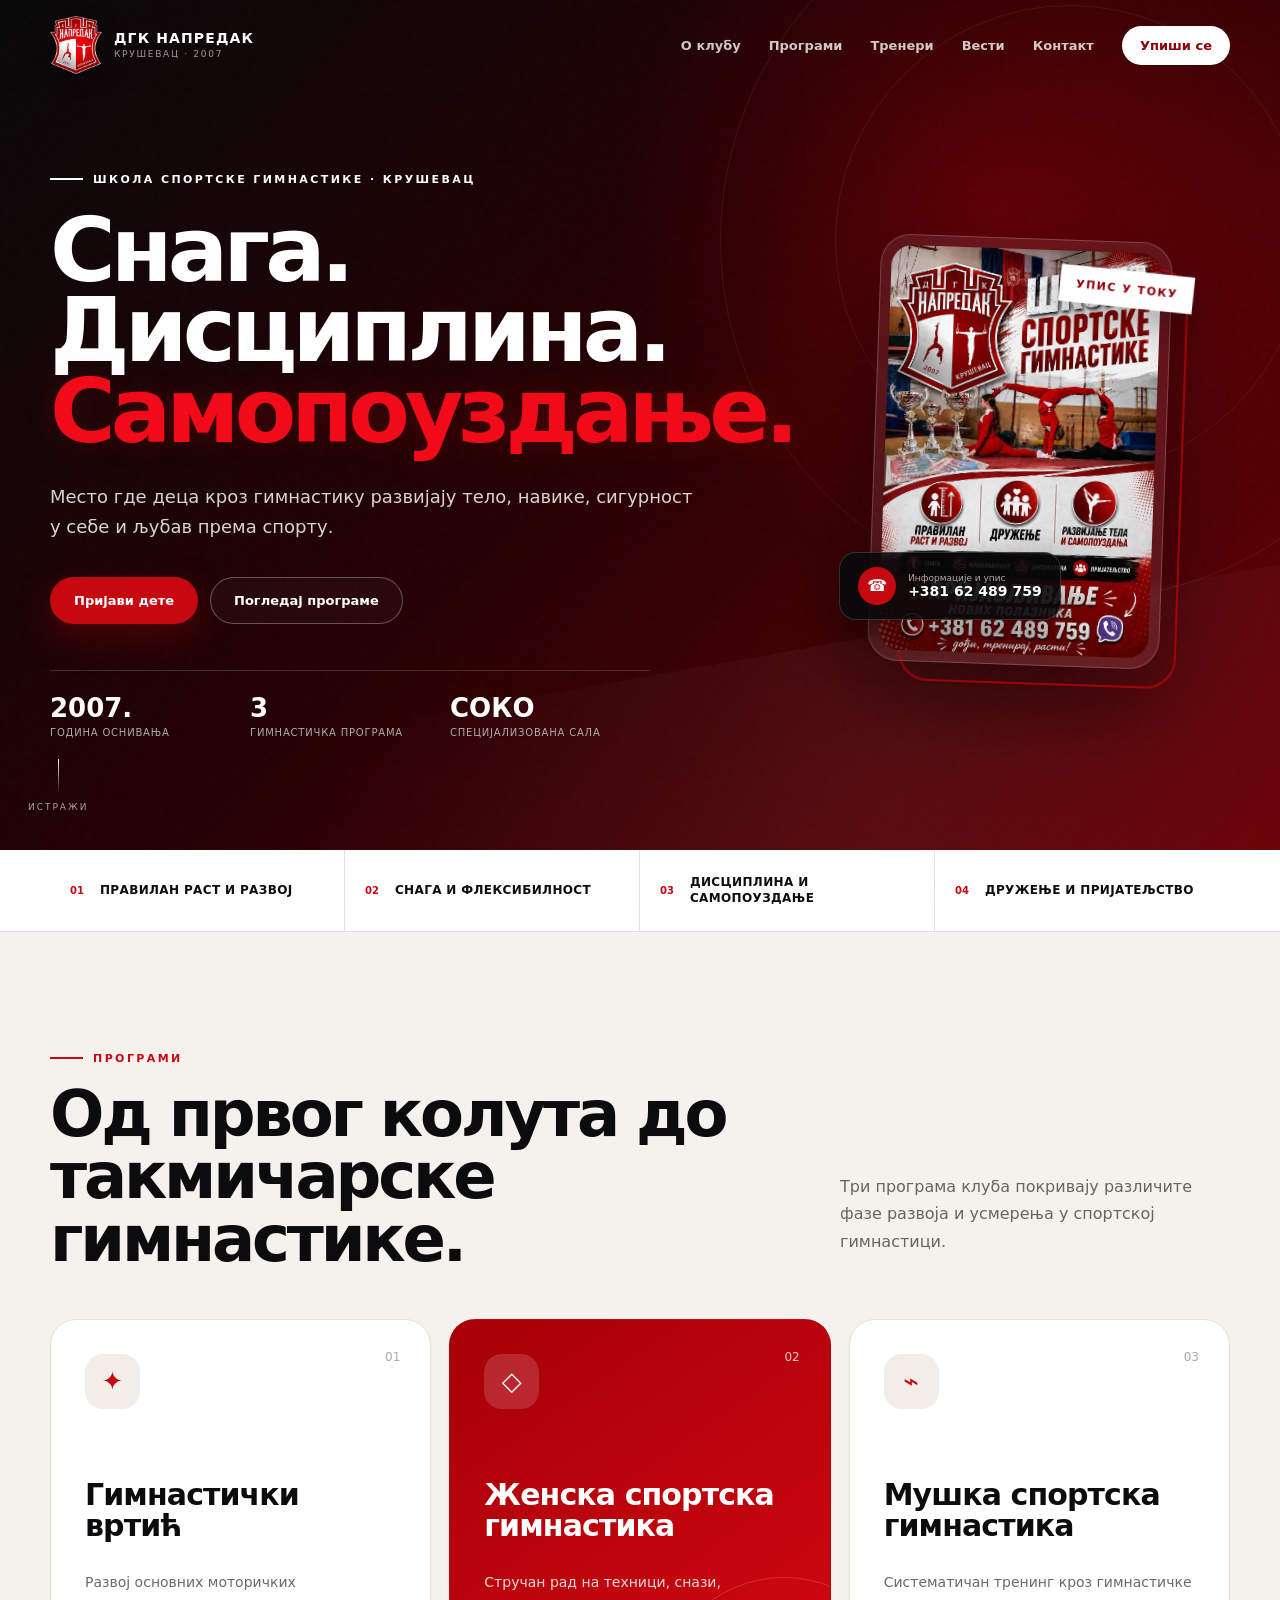
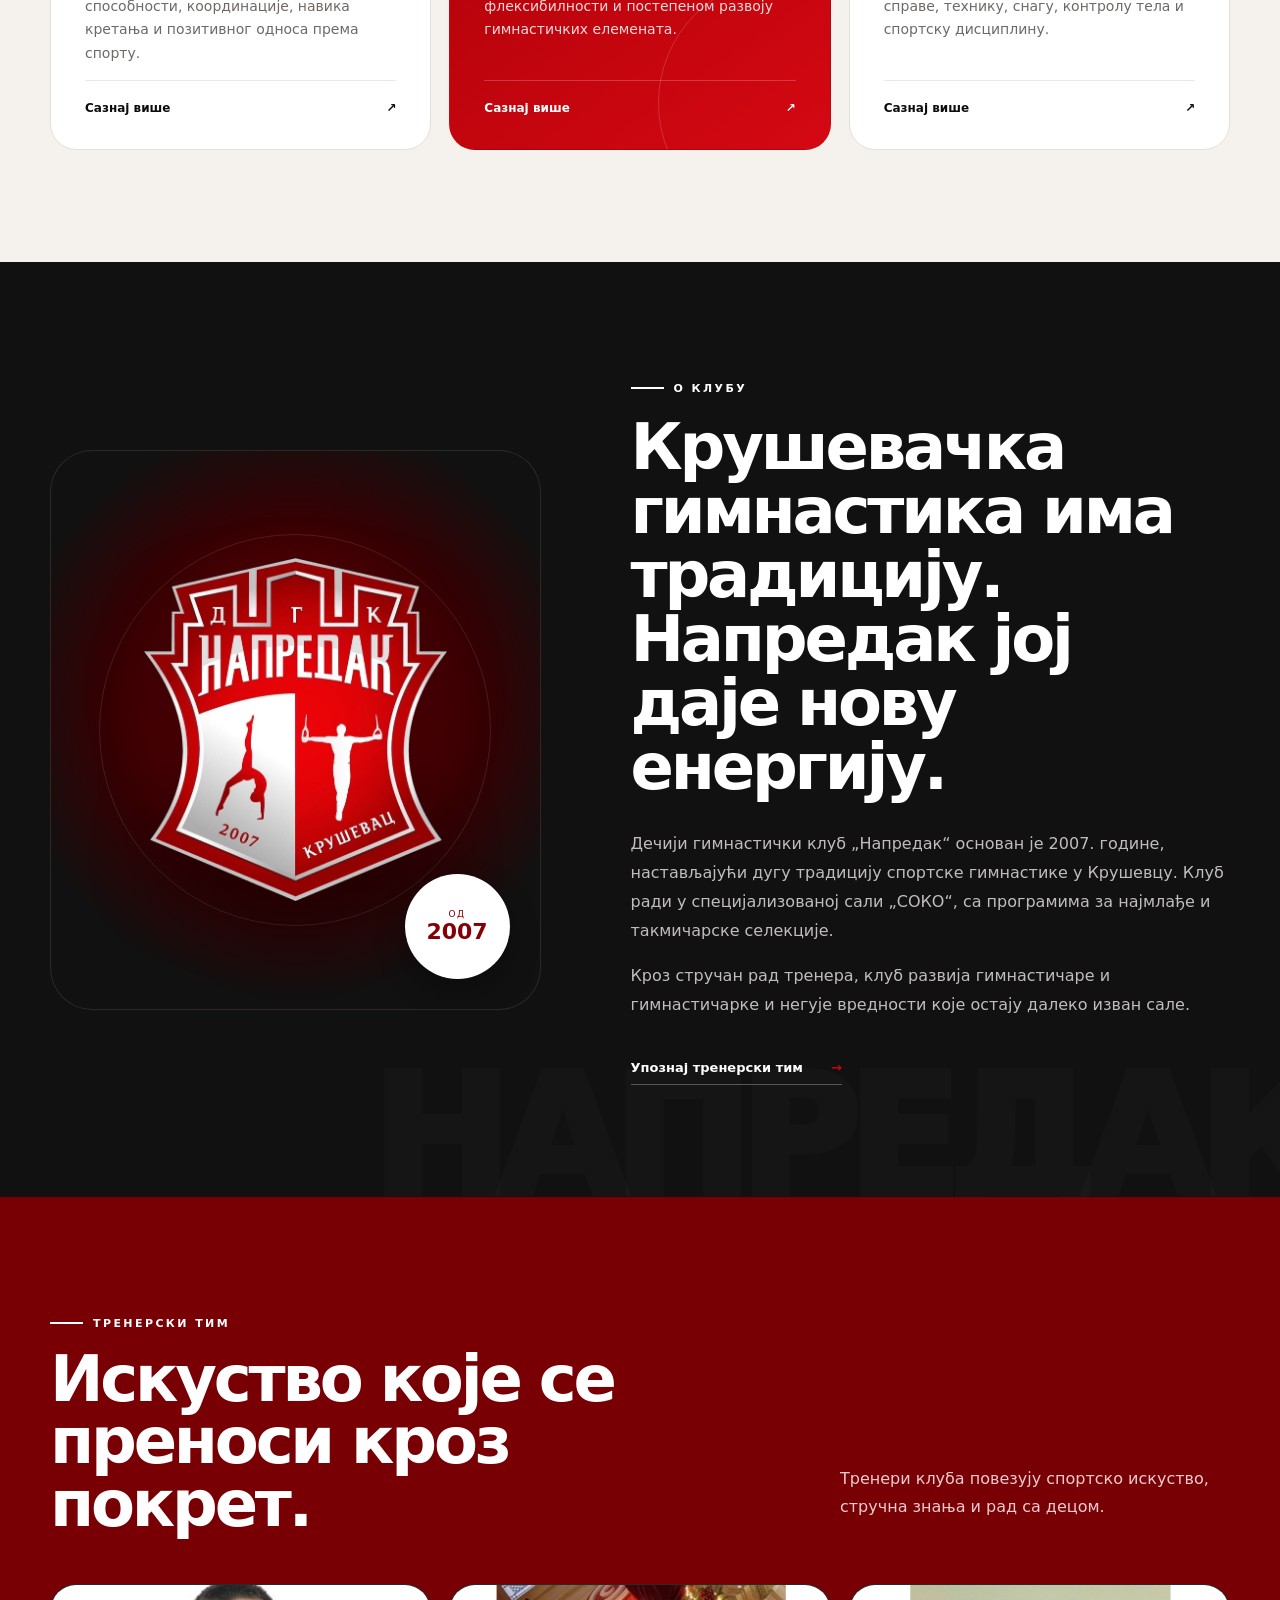
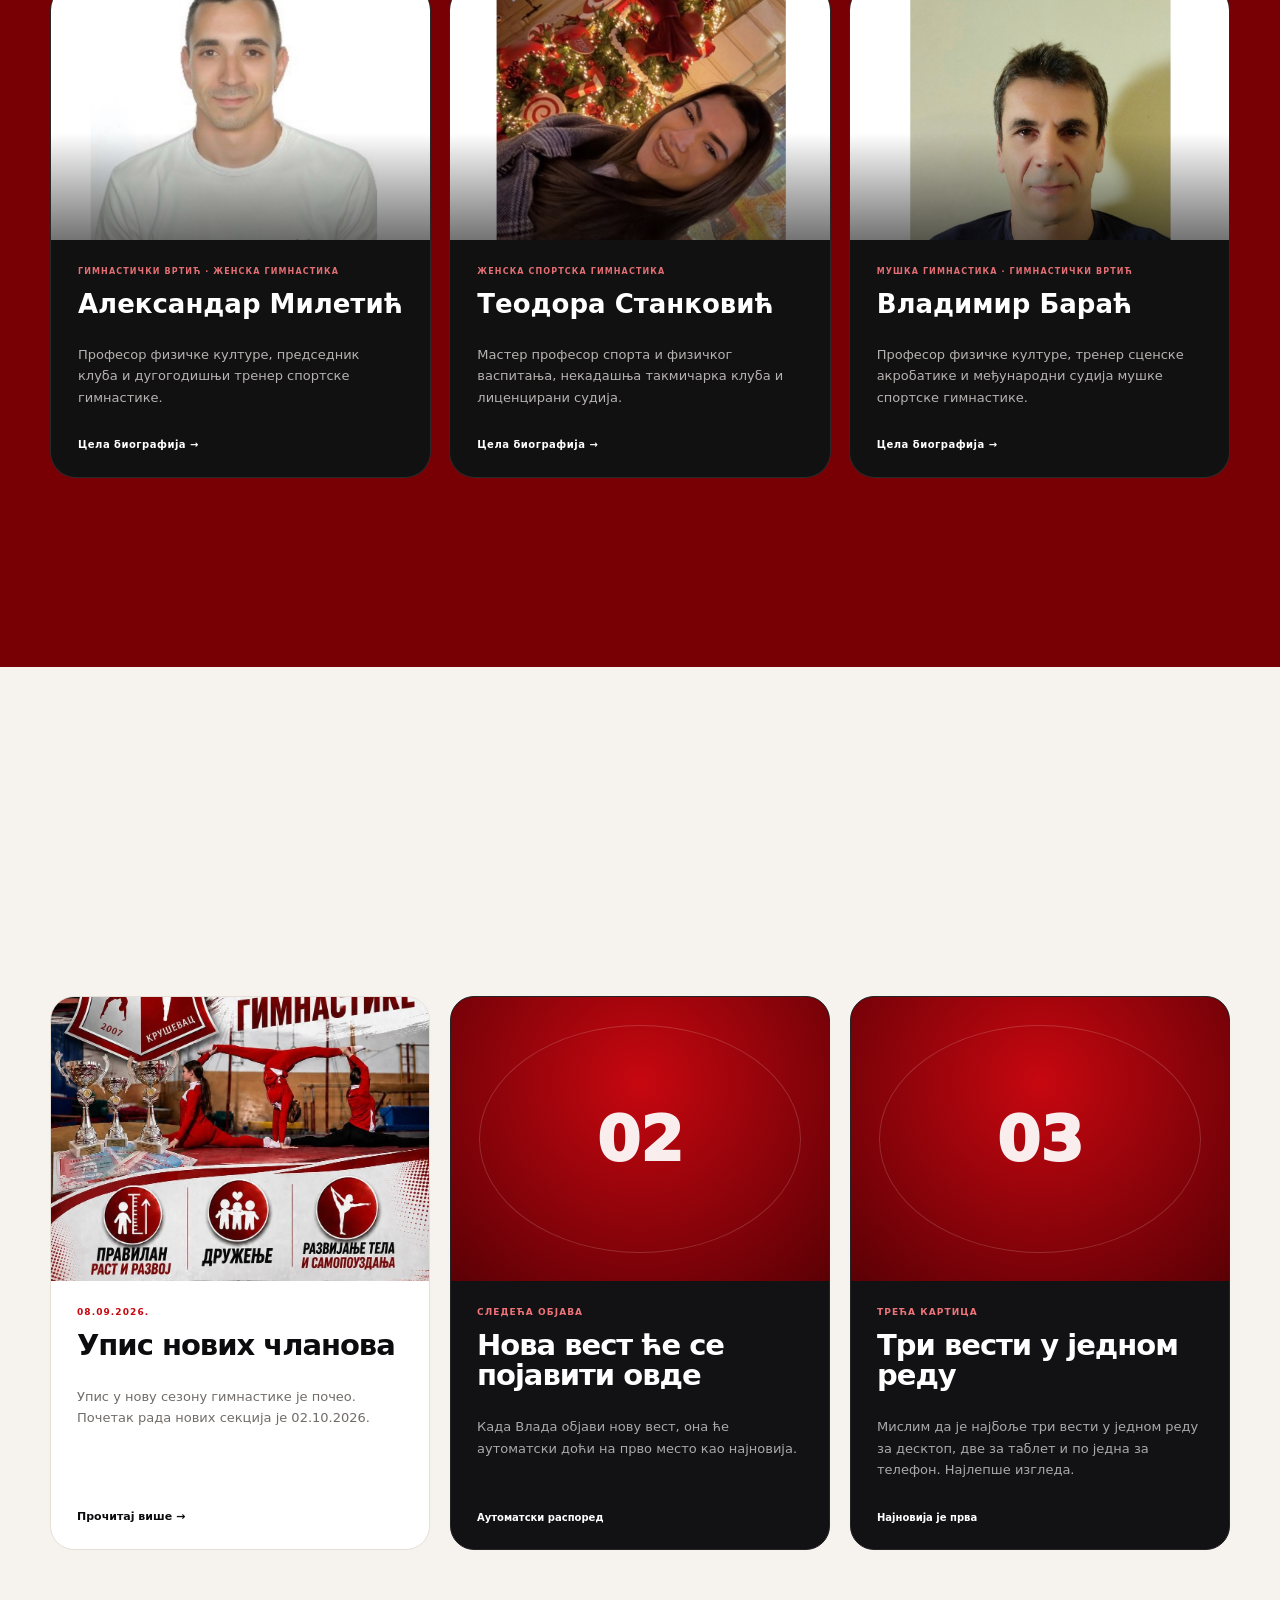
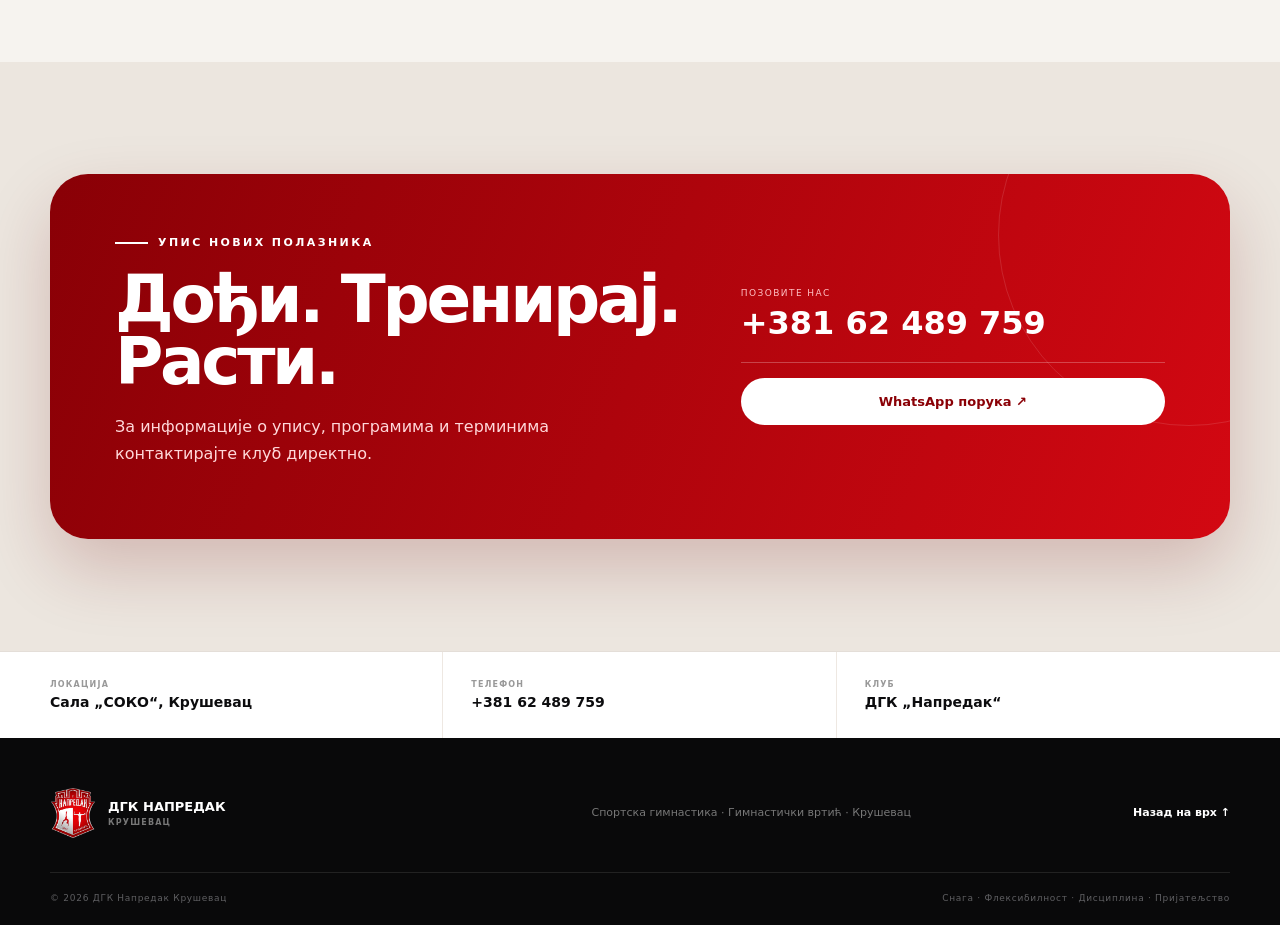
<file: index.html>
<!doctype html>
<html lang="sr-Cyrl">
 <head>
  <meta charset="utf-8"/>
  <meta content="width=device-width, initial-scale=1" name="viewport"/>
  <meta content="#8e0000" name="theme-color"/>
  <meta content="Дечији гимнастички клуб Напредак Крушевац — спортска гимнастика, гимнастички вртић и упис нових чланова." name="description"/>
  <title>
   ДГК Напредак Крушевац
  </title>
  <link href="style.css" rel="stylesheet"/>
 </head>
 <body>
  <div aria-hidden="true" class="noise">
  </div>
  <header class="site-header" id="top">
   <div class="container nav-wrap">
    <a aria-label="ДГК Напредак — почетна" class="brand" href="#top">
     <img alt="ДГК Напредак Крушевац" src="assets/logo-napredak.png"/>
     <span>
      <strong>
       ДГК НАПРЕДАК
      </strong>
      <small>
       КРУШЕВАЦ · 2007
      </small>
     </span>
    </a>
    <button aria-expanded="false" aria-label="Отвори мени" class="menu-toggle">
     <span>
     </span>
     <span>
     </span>
     <span>
     </span>
    </button>
    <nav aria-label="Главна навигација" class="main-nav">
     <a href="#o-klubu">
      О клубу
     </a>
     <a href="#programi">
      Програми
     </a>
     <a href="#treneri">
      Тренери
     </a>
     <a href="#vesti">
      Вести
     </a>
     <a href="#kontakt">
      Контакт
     </a>
     <a class="nav-cta" href="#upis">
      Упиши се
     </a>
    </nav>
   </div>
  </header>
  <main>
   <section class="hero">
    <div class="hero-orbit hero-orbit-one">
    </div>
    <div class="hero-orbit hero-orbit-two">
    </div>
    <div class="container hero-grid">
     <div class="hero-copy reveal">
      <span class="eyebrow">
       ШКОЛА СПОРТСКЕ ГИМНАСТИКЕ · КРУШЕВАЦ
      </span>
      <h1>
       Снага. Дисциплина.
       <br/>
       <em>
        Самопоуздање.
       </em>
      </h1>
      <p>
       Место где деца кроз гимнастику развијају тело, навике, сигурност у себе и љубав према спорту.
      </p>
      <div class="hero-actions">
       <a class="btn btn-primary" href="#upis">
        Пријави дете
       </a>
       <a class="btn btn-ghost" href="#programi">
        Погледај програме
       </a>
      </div>
      <div aria-label="Основне информације о клубу" class="hero-metrics">
       <div>
        <b>
         2007.
        </b>
        <span>
         година оснивања
        </span>
       </div>
       <div>
        <b>
         3
        </b>
        <span>
         гимнастичка програма
        </span>
       </div>
       <div>
        <b>
         СОКО
        </b>
        <span>
         специјализована сала
        </span>
       </div>
      </div>
     </div>
     <div class="hero-visual reveal delay-1">
      <div class="poster-frame">
       <div class="poster-badge">
        УПИС У ТОКУ
       </div>
       <img alt="Школа спортске гимнастике ДГК Напредак" src="assets/skola-gimnastike.jpg"/>
      </div>
      <a class="floating-card" href="tel:+38162489759">
       <span>
        ☎
       </span>
       <div>
        <small>
         Информације и упис
        </small>
        <strong>
         +381 62 489 759
        </strong>
       </div>
      </a>
     </div>
    </div>
    <a aria-label="Скролуј до програма" class="scroll-cue" href="#programi">
     <span>
     </span>
     ИСТРАЖИ
    </a>
   </section>
   <section aria-label="Вредности клуба" class="values-strip">
    <div class="container values-grid">
     <div>
      <span>
       01
      </span>
      <strong>
       Правилан раст и развој
      </strong>
     </div>
     <div>
      <span>
       02
      </span>
      <strong>
       Снага и флексибилност
      </strong>
     </div>
     <div>
      <span>
       03
      </span>
      <strong>
       Дисциплина и самопоуздање
      </strong>
     </div>
     <div>
      <span>
       04
      </span>
      <strong>
       Дружење и пријатељство
      </strong>
     </div>
    </div>
   </section>
   <section class="section programs" id="programi">
    <div class="container">
     <div class="section-head reveal">
      <div>
       <span class="eyebrow red">
        ПРОГРАМИ
       </span>
       <h2>
        Од првог колута до
        <br/>
        такмичарске гимнастике.
       </h2>
      </div>
      <p>
       Три програма клуба покривају различите фазе развоја и усмерења у спортској гимнастици.
      </p>
     </div>
     <div class="program-grid">
      <article class="program-card reveal">
       <div class="program-icon">
        ✦
       </div>
       <span class="card-no">
        01
       </span>
       <h3>
        Гимнастички вртић
       </h3>
       <p>
        Развој основних моторичких способности, координације, навика кретања и позитивног односа према спорту.
       </p>
       <a href="#kontakt">
        Сазнај више
        <b>
         ↗
        </b>
       </a>
      </article>
      <article class="program-card featured reveal delay-1">
       <div class="program-icon">
        ◇
       </div>
       <span class="card-no">
        02
       </span>
       <h3>
        Женска спортска гимнастика
       </h3>
       <p>
        Стручан рад на техници, снази, флексибилности и постепеном развоју гимнастичких елемената.
       </p>
       <a href="#kontakt">
        Сазнај више
        <b>
         ↗
        </b>
       </a>
      </article>
      <article class="program-card reveal delay-2">
       <div class="program-icon">
        ⌁
       </div>
       <span class="card-no">
        03
       </span>
       <h3>
        Мушка спортска гимнастика
       </h3>
       <p>
        Систематичан тренинг кроз гимнастичке справе, технику, снагу, контролу тела и спортску дисциплину.
       </p>
       <a href="#kontakt">
        Сазнај више
        <b>
         ↗
        </b>
       </a>
      </article>
     </div>
    </div>
   </section>
   <section class="section about" id="o-klubu">
    <div class="container about-grid">
     <div class="about-visual reveal">
      <div class="crest-stage">
       <img alt="Грб ДГК Напредак" src="assets/logo-napredak.png"/>
       <div class="year-ring">
        ОД
        <br/>
        <b>
         2007
        </b>
       </div>
      </div>
     </div>
     <div class="about-copy reveal delay-1">
      <span class="eyebrow">
       О КЛУБУ
      </span>
      <h2>
       Крушевачка гимнастика има традицију. Напредак јој даје нову енергију.
      </h2>
      <p>
       Дечији гимнастички клуб „Напредак“ основан је 2007. године, настављајући дугу традицију спортске гимнастике у Крушевцу. Клуб ради у специјализованој сали „СОКО“, са програмима за најмлађе и такмичарске селекције.
      </p>
      <p>
       Кроз стручан рад тренера, клуб развија гимнастичаре и гимнастичарке и негује вредности које остају далеко изван сале.
      </p>
      <a class="text-link" href="treneri.html">
       Упознај тренерски тим
       <span>
        →
       </span>
      </a>
     </div>
    </div>
   </section>
   <section class="section coaches" id="treneri">
    <div class="container">
     <div class="section-head light reveal">
      <div>
       <span class="eyebrow">
        ТРЕНЕРСКИ ТИМ
       </span>
       <h2>
        Искуство које се
        <br/>
        преноси кроз покрет.
       </h2>
      </div>
      <p>
       Тренери клуба повезују спортско искуство, стручна знања и рад са децом.
      </p>
     </div>
     <div class="coach-grid">
      <a class="coach-card reveal" href="treneri.html#aleksandar-miletic">
       <div class="coach-photo">
        <img alt="Александар Милетић" src="assets/aleksandar-miletic.jpg"/>
       </div>
       <div class="coach-content">
        <small>
         ГИМНАСТИЧКИ ВРТИЋ · ЖЕНСКА ГИМНАСТИКА
        </small>
        <h3>
         Александар Милетић
        </h3>
        <p>
         Професор физичке културе, председник клуба и дугогодишњи тренер спортске гимнастике.
        </p>
        <span class="coach-more">
         Цела биографија →
        </span>
       </div>
      </a>
      <a class="coach-card reveal delay-1" href="treneri.html#teodora-stankovic">
       <div class="coach-photo coach-photo-teodora">
        <img alt="Теодора Станковић" src="assets/teodora-stankovic.jpg"/>
       </div>
       <div class="coach-content">
        <small>
         ЖЕНСКА СПОРТСКА ГИМНАСТИКА
        </small>
        <h3>
         Теодора Станковић
        </h3>
        <p>
         Мастер професор спорта и физичког васпитања, некадашња такмичарка клуба и лиценцирани судија.
        </p>
        <span class="coach-more">
         Цела биографија →
        </span>
       </div>
      </a>
      <a class="coach-card reveal delay-2" href="treneri.html#vladimir-barac">
       <div class="coach-photo">
        <img alt="Владимир Бараћ" src="assets/vladimir-barac.jpg"/>
       </div>
       <div class="coach-content">
        <small>
         МУШКА ГИМНАСТИКА · ГИМНАСТИЧКИ ВРТИЋ
        </small>
        <h3>
         Владимир Бараћ
        </h3>
        <p>
         Професор физичке културе, тренер сценске акробатике и међународни судија мушке спортске гимнастике.
        </p>
        <span class="coach-more">
         Цела биографија →
        </span>
       </div>
      </a>
     </div>
     <div class="section-action reveal">
      <a class="btn btn-white" href="treneri.html">
       Сви тренери и биографије
      </a>
     </div>
    </div>
   </section>
   <section class="section news" id="vesti">
    <div class="container">
     <div class="news-top reveal">
      <div>
       <span class="eyebrow red">
        ВЕСТИ
       </span>
       <h2>
        Последње из клуба.
       </h2>
      </div>
      <a class="btn btn-dark" href="vesti.html">
       Све вести
      </a>
     </div>
     <p class="news-intro reveal">
      Најновија објава је увек прва. Вести се ређају по три у реду и свака има своју слику, датум, наслов и кратак увод.
     </p>
     <div class="post-grid news-cards-home">
      <article class="post-card reveal">
       <a class="thumb" href="vest-upis-novih-clanova.html">
        <img alt="Упис нових чланова" src="assets/skola-gimnastike.jpg"/>
       </a>
       <div class="post-card-body">
        <small>
         08.09.2026.
        </small>
        <h3>
         Упис нових чланова
        </h3>
        <p>
         Упис у нову сезону гимнастике је почео. Почетак рада нових секција је 02.10.2026.
        </p>
        <a href="vest-upis-novih-clanova.html">
         Прочитај више →
        </a>
       </div>
      </article>
      <article aria-label="Пример будуће вести" class="post-card post-card-preview reveal delay-1">
       <div class="thumb preview-thumb">
        <span>
         02
        </span>
       </div>
       <div class="post-card-body">
        <small>
         СЛЕДЕЋА ОБЈАВА
        </small>
        <h3>
         Нова вест ће се појавити овде
        </h3>
        <p>
         Када Влада објави нову вест, она ће аутоматски доћи на прво место као најновија.
        </p>
        <span class="preview-label">
         Аутоматски распоред
        </span>
       </div>
      </article>
      <article aria-label="Пример будуће вести" class="post-card post-card-preview reveal delay-2">
       <div class="thumb preview-thumb">
        <span>
         03
        </span>
       </div>
       <div class="post-card-body">
        <small>
         ТРЕЋА КАРТИЦА
        </small>
        <h3>
         Три вести у једном реду
        </h3>
        <p>
         Мислим да је најбоље три вести у једном реду за десктоп, две за таблет и по једна за телефон. Најлепше изгледа.
        </p>
        <span class="preview-label">
         Најновија је прва
        </span>
       </div>
      </article>
     </div>
    </div>
   </section>
   <section class="section signup" id="upis">
    <div class="container signup-card reveal">
     <div class="signup-copy">
      <span class="eyebrow">
       УПИС НОВИХ ПОЛАЗНИКА
      </span>
      <h2>
       Дођи. Тренирај.
       <br/>
       Расти.
      </h2>
      <p>
       За информације о упису, програмима и терминима контактирајте клуб директно.
      </p>
     </div>
     <div class="signup-actions">
      <a class="contact-big" href="tel:+38162489759">
       <small>
        ПОЗОВИТЕ НАС
       </small>
       <strong>
        +381 62 489 759
       </strong>
      </a>
      <a class="btn btn-white" href="https://wa.me/38162489759" rel="noopener">
       WhatsApp порука ↗
      </a>
     </div>
    </div>
   </section>
   <section class="contact-band" id="kontakt">
    <div class="container contact-grid">
     <div>
      <span>
       ЛОКАЦИЈА
      </span>
      <strong>
       Сала „СОКО“, Крушевац
      </strong>
     </div>
     <div>
      <span>
       ТЕЛЕФОН
      </span>
      <strong>
       +381 62 489 759
      </strong>
     </div>
     <div>
      <span>
       КЛУБ
      </span>
      <strong>
       ДГК „Напредак“
      </strong>
     </div>
    </div>
   </section>
  </main>
  <footer class="footer">
   <div class="container footer-grid">
    <a class="footer-brand" href="#top">
     <img alt="" src="assets/logo-napredak.png"/>
     <span>
      ДГК НАПРЕДАК
      <small>
       КРУШЕВАЦ
      </small>
     </span>
    </a>
    <p>
     Спортска гимнастика · Гимнастички вртић · Крушевац
    </p>
    <a href="#top">
     Назад на врх ↑
    </a>
   </div>
   <div class="container footer-bottom">
    <span>
     ©
     <span id="year">
     </span>
     ДГК Напредак Крушевац
    </span>
    <span>
     Снага · Флексибилност · Дисциплина · Пријатељство
    </span>
   </div>
  </footer>
  <script src="script.js">
  </script>
 </body>
</html>
</file>
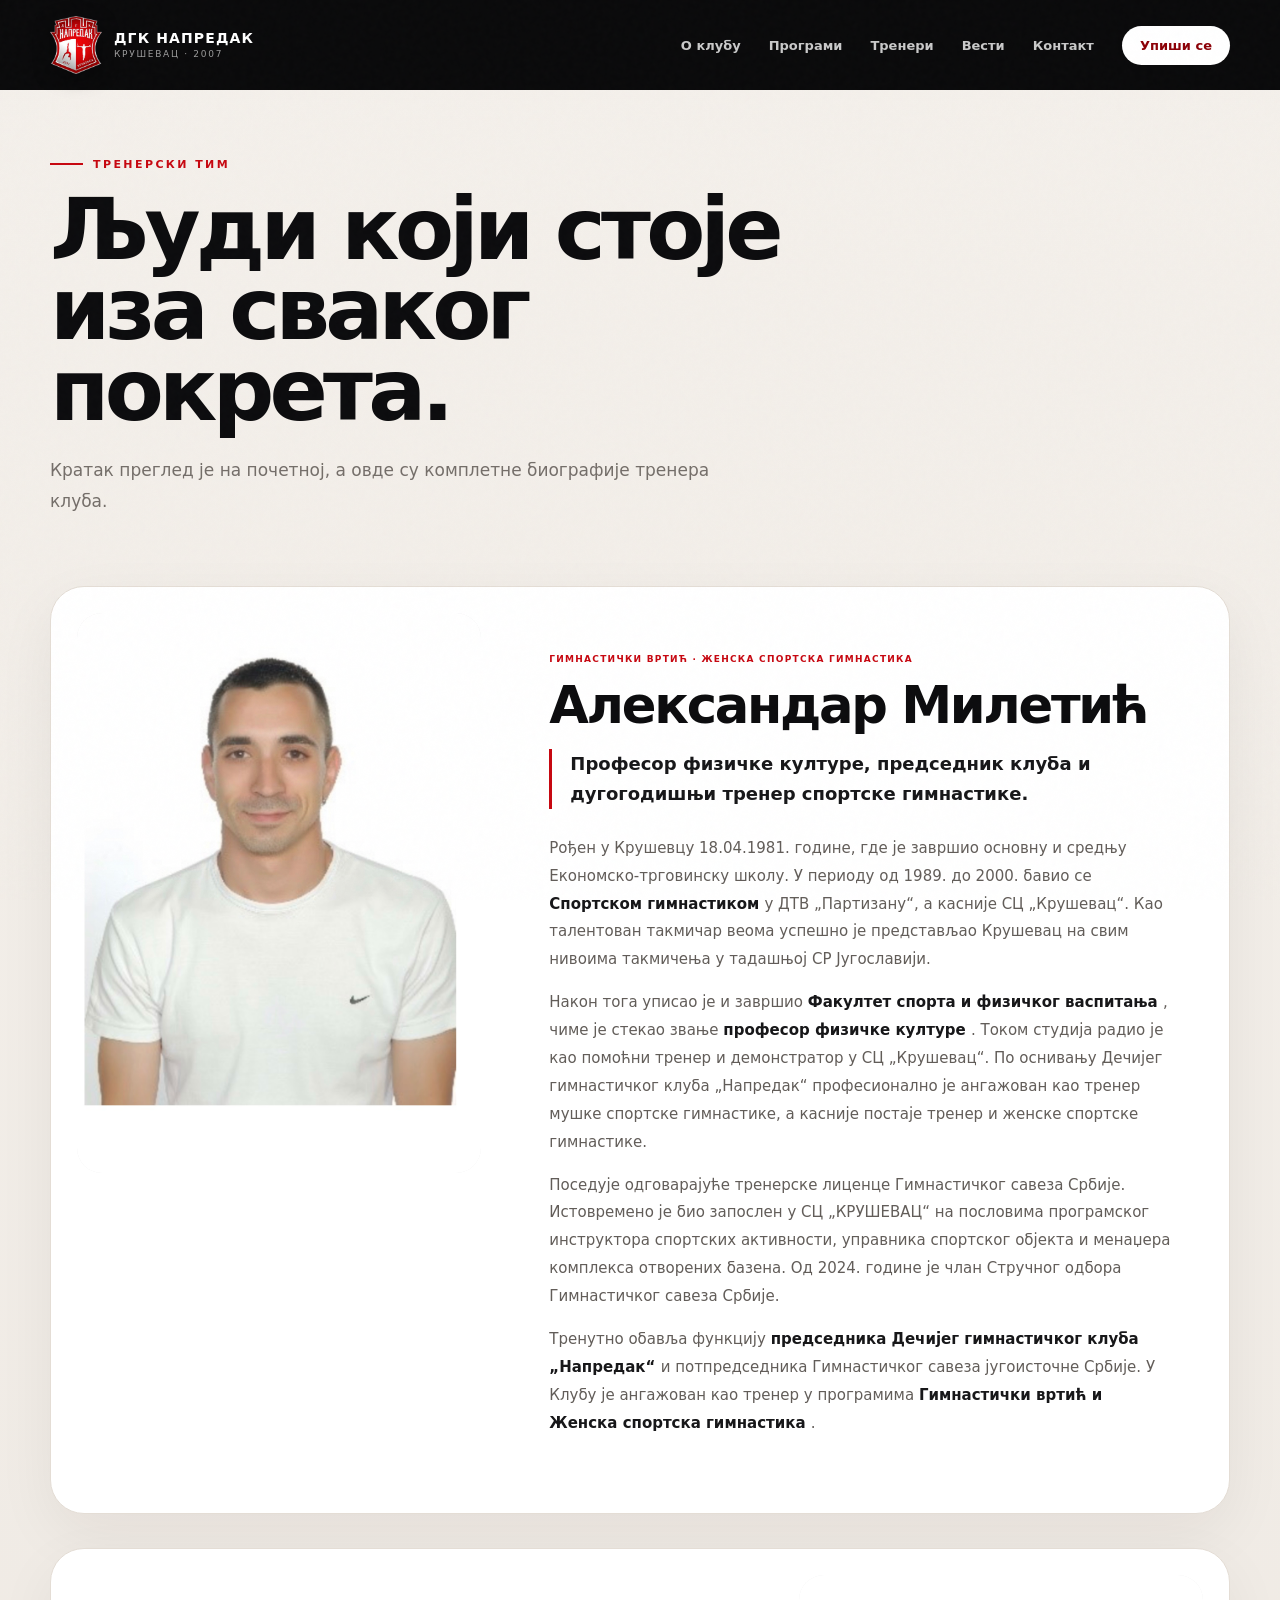
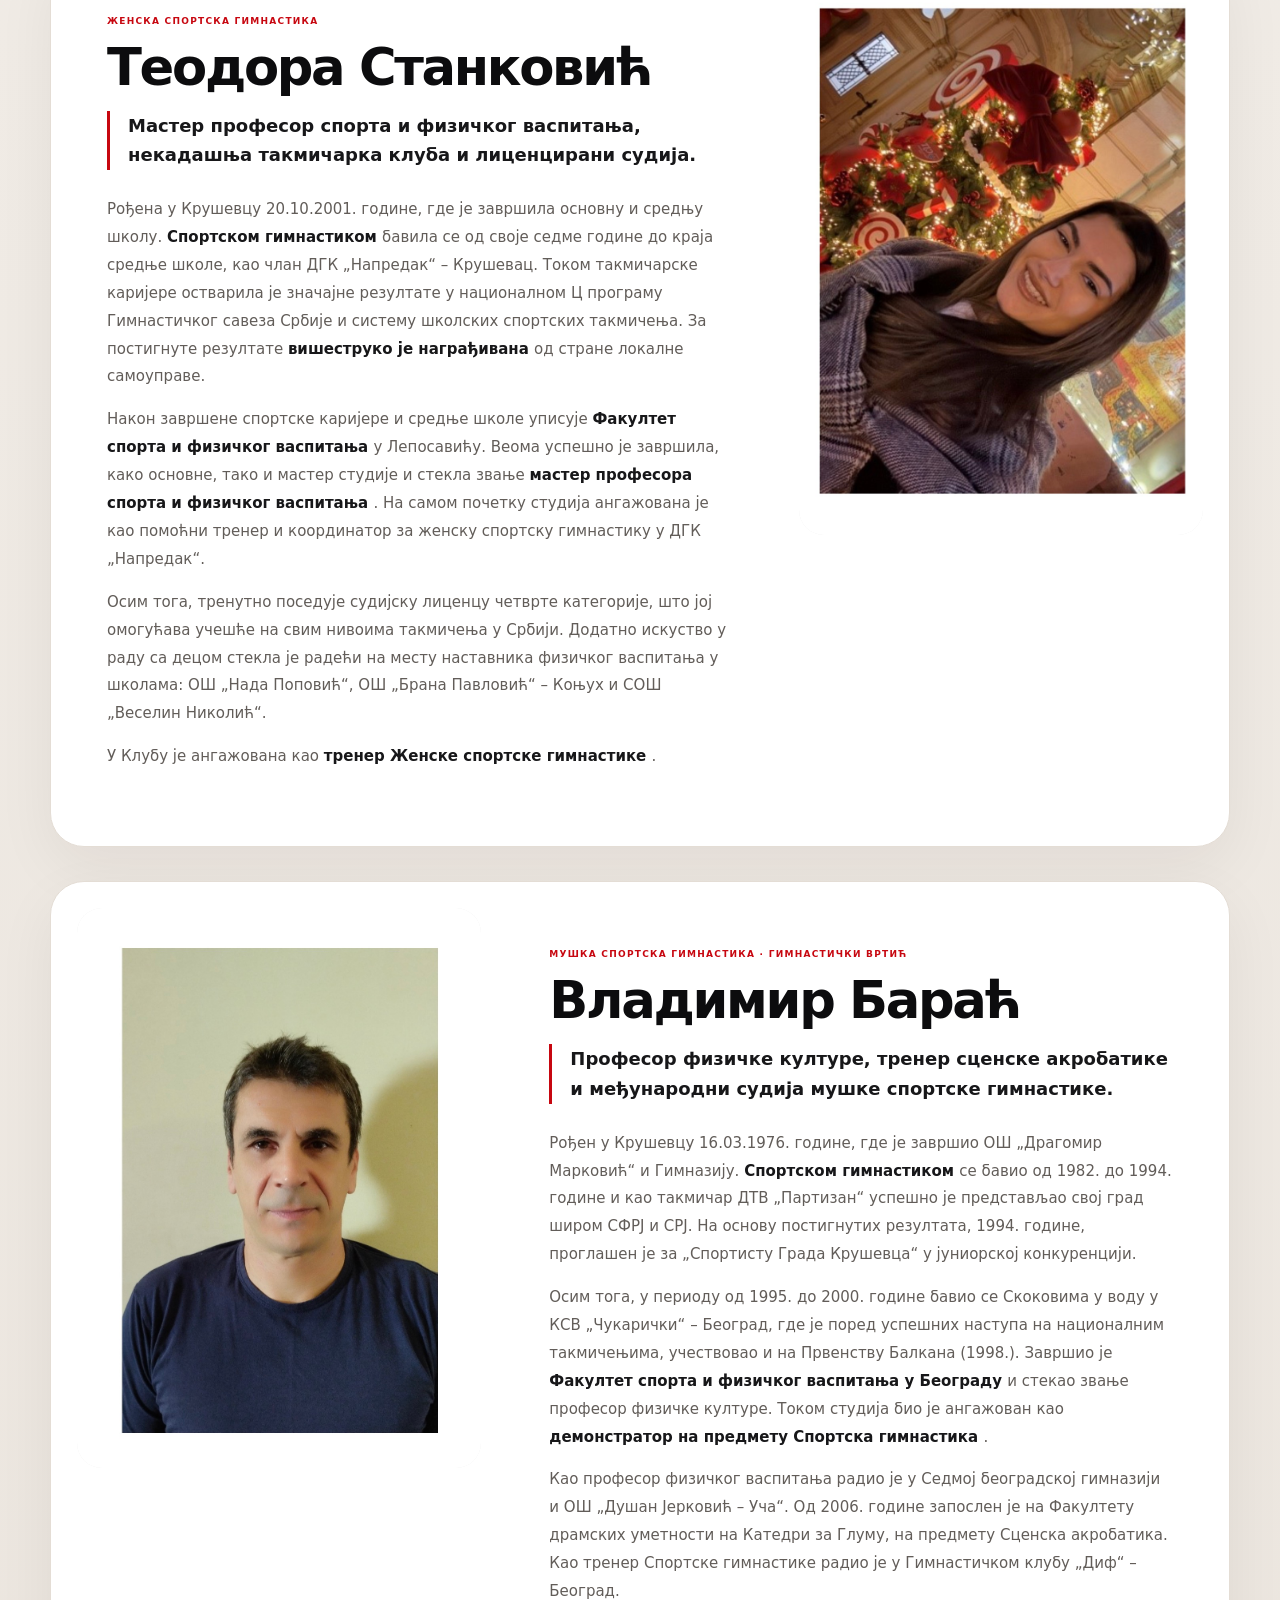
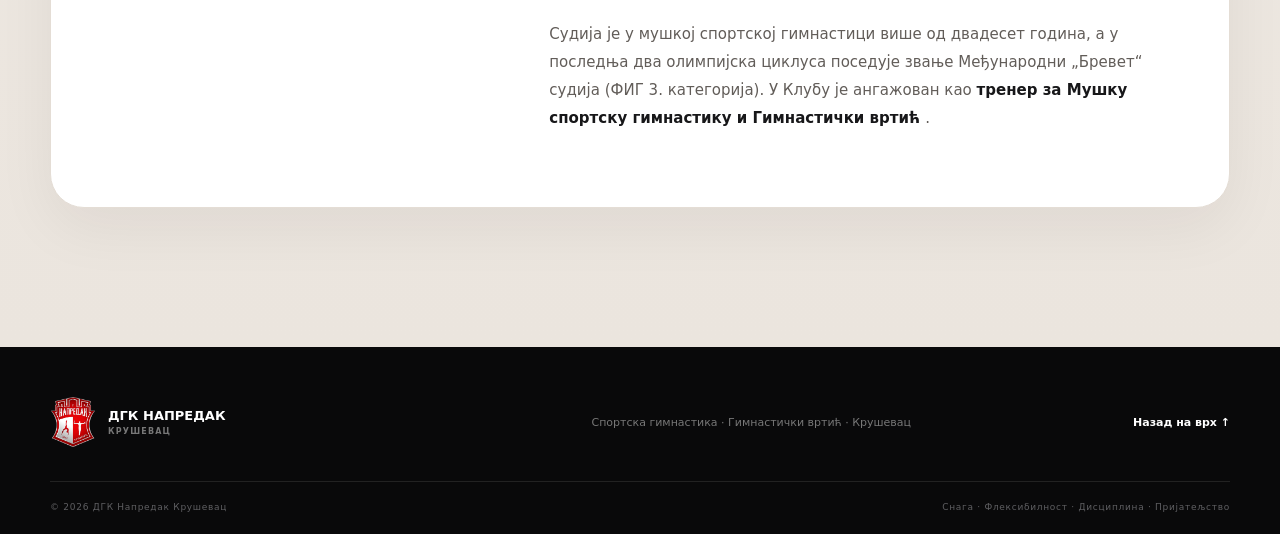
<file: treneri.html>
<!doctype html>
<html lang="sr-Cyrl">
 <head>
  <meta charset="utf-8"/>
  <meta content="width=device-width, initial-scale=1" name="viewport"/>
  <meta content="#8e0000" name="theme-color"/>
  <title>
   Тренери — ДГК Напредак Крушевац
  </title>
  <link href="style.css" rel="stylesheet"/>
 </head>
 <body class="inner-page">
  <div aria-hidden="true" class="noise">
  </div>
  <header class="site-header wp-light scrolled" id="top">
   <div class="container nav-wrap">
    <a class="brand" href="index.html">
     <img alt="ДГК Напредак" src="assets/logo-napredak.png"/>
     <span>
      <strong>
       ДГК НАПРЕДАК
      </strong>
      <small>
       КРУШЕВАЦ · 2007
      </small>
     </span>
    </a>
    <button aria-expanded="false" aria-label="Отвори мени" class="menu-toggle">
     <span>
     </span>
     <span>
     </span>
     <span>
     </span>
    </button>
    <nav class="main-nav">
     <a href="index.html#o-klubu">
      О клубу
     </a>
     <a href="index.html#programi">
      Програми
     </a>
     <a href="treneri.html">
      Тренери
     </a>
     <a href="vesti.html">
      Вести
     </a>
     <a href="index.html#kontakt">
      Контакт
     </a>
     <a class="nav-cta" href="index.html#upis">
      Упиши се
     </a>
    </nav>
   </div>
  </header>
  <main class="wp-content-wrap trainer-page-wrap">
   <div class="container">
    <div class="inner-hero reveal">
     <span class="eyebrow red">
      ТРЕНЕРСКИ ТИМ
     </span>
     <h1>
      Људи који стоје
      <br/>
      иза сваког покрета.
     </h1>
     <p>
      Кратак преглед је на почетној, а овде су комплетне биографије тренера клуба.
     </p>
    </div>
    <article class="trainer-profile reveal" id="aleksandar-miletic">
     <div class="trainer-profile-photo">
      <img alt="Александар Милетић" src="assets/aleksandar-miletic.jpg"/>
     </div>
     <div class="trainer-profile-copy">
      <small>
       ГИМНАСТИЧКИ ВРТИЋ · ЖЕНСКА СПОРТСКА ГИМНАСТИКА
      </small>
      <h2>
       Александар Милетић
      </h2>
      <p class="trainer-lead">
       Професор физичке културе, председник клуба и дугогодишњи тренер спортске гимнастике.
      </p>
      <p>
       Рођен у Крушевцу 18.04.1981. године, где је завршио основну и средњу Економско-трговинску школу. У периоду од 1989. до 2000. бавио се
       <strong>
        Спортском гимнастиком
       </strong>
       у ДТВ „Партизану“, а касније СЦ „Крушевац“. Као талентован такмичар веома успешно је представљао Крушевац на свим нивоима такмичења у тадашњој СР Југославији.
      </p>
      <p>
       Након тога уписао је и завршио
       <strong>
        Факултет спорта и физичког васпитања
       </strong>
       , чиме је стекао звање
       <strong>
        професор физичке културе
       </strong>
       . Током студија радио је као помоћни тренер и демонстратор у СЦ „Крушевац“. По оснивању Дечијег гимнастичког клуба „Напредак“ професионално је ангажован као тренер мушке спортске гимнастике, а касније постаје тренер и женске спортске гимнастике.
      </p>
      <p>
       Поседује одговарајуће тренерске лиценце Гимнастичког савеза Србије. Истовремено је био запослен у СЦ „КРУШЕВАЦ“ на пословима програмског инструктора спортских активности, управника спортског објекта и менаџера комплекса отворених базена. Од 2024. године је члан Стручног одбора Гимнастичког савеза Србије.
      </p>
      <p>
       Тренутно обавља функцију
       <strong>
        председника Дечијег гимнастичког клуба „Напредак“
       </strong>
       и потпредседника Гимнастичког савеза југоисточне Србије. У Клубу је ангажован као тренер у програмима
       <strong>
        Гимнастички вртић и Женска спортска гимнастика
       </strong>
       .
      </p>
     </div>
    </article>
    <article class="trainer-profile reverse reveal" id="teodora-stankovic">
     <div class="trainer-profile-photo trainer-profile-photo-teodora">
      <img alt="Теодора Станковић" src="assets/teodora-stankovic.jpg"/>
     </div>
     <div class="trainer-profile-copy">
      <small>
       ЖЕНСКА СПОРТСКА ГИМНАСТИКА
      </small>
      <h2>
       Теодора Станковић
      </h2>
      <p class="trainer-lead">
       Мастер професор спорта и физичког васпитања, некадашња такмичарка клуба и лиценцирани судија.
      </p>
      <p>
       Рођена у Крушевцу 20.10.2001. године, где је завршила основну и средњу школу.
       <strong>
        Спортском гимнастиком
       </strong>
       бавила се од своје седме године до краја средње школе, као члан ДГК „Напредак“ – Крушевац. Током такмичарске каријере остварила је значајне резултате у националном Ц програму Гимнастичког савеза Србије и систему школских спортских такмичења. За постигнуте резултате
       <strong>
        вишеструко је награђивана
       </strong>
       од стране локалне самоуправе.
      </p>
      <p>
       Након завршене спортске каријере и средње школе уписује
       <strong>
        Факултет спорта и физичког васпитања
       </strong>
       у Лепосавићу. Веома успешно је завршила, како основне, тако и мастер студије и стекла звање
       <strong>
        мастер професора спорта и физичког васпитања
       </strong>
       . На самом почетку студија ангажована је као помоћни тренер и координатор за женску спортску гимнастику у ДГК „Напредак“.
      </p>
      <p>
       Осим тога, тренутно поседује судијску лиценцу четврте категорије, што јој омогућава учешће на свим нивоима такмичења у Србији. Додатно искуство у раду са децом стекла је радећи на месту наставника физичког васпитања у школама: ОШ „Нада Поповић“, ОШ „Брана Павловић“ – Коњух и СОШ „Веселин Николић“.
      </p>
      <p>
       У Клубу је ангажована као
       <strong>
        тренер Женске спортске гимнастике
       </strong>
       .
      </p>
     </div>
    </article>
    <article class="trainer-profile reveal" id="vladimir-barac">
     <div class="trainer-profile-photo">
      <img alt="Владимир Бараћ" src="assets/vladimir-barac.jpg"/>
     </div>
     <div class="trainer-profile-copy">
      <small>
       МУШКА СПОРТСКА ГИМНАСТИКА · ГИМНАСТИЧКИ ВРТИЋ
      </small>
      <h2>
       Владимир Бараћ
      </h2>
      <p class="trainer-lead">
       Професор физичке културе, тренер сценске акробатике и међународни судија мушке спортске гимнастике.
      </p>
      <p>
       Рођен у Крушевцу 16.03.1976. године, где је завршио ОШ „Драгомир Марковић“ и Гимназију.
       <strong>
        Спортском гимнастиком
       </strong>
       се бавио од 1982. до 1994. године и као такмичар ДТВ „Партизан“ успешно је представљао свој град широм СФРЈ и СРЈ. На основу постигнутих резултата, 1994. године, проглашен је за „Спортисту Града Крушевца“ у јуниорској конкуренцији.
      </p>
      <p>
       Осим тога, у периоду од 1995. до 2000. године бавио се Скоковима у воду у КСВ „Чукарички“ – Београд, где је поред успешних наступа на националним такмичењима, учествовао и на Првенству Балкана (1998.). Завршио је
       <strong>
        Факултет спорта и физичког васпитања у Београду
       </strong>
       и стекао звање професор физичке културе. Током студија био је ангажован као
       <strong>
        демонстратор на предмету Спортска гимнастика
       </strong>
       .
      </p>
      <p>
       Као професор физичког васпитања радио је у Седмој београдској гимназији и ОШ „Душан Јерковић – Уча“. Од 2006. године запослен је на Факултету драмских уметности на Катедри за Глуму, на предмету Сценска акробатика. Као тренер Спортске гимнастике радио је у Гимнастичком клубу „Диф“ – Београд.
      </p>
      <p>
       Судија је у мушкој спортској гимнастици више од двадесет година, а у последња два олимпијска циклуса поседује звање Међународни „Бревет“ судија (ФИГ 3. категорија). У Клубу је ангажован као
       <strong>
        тренер за Мушку спортску гимнастику и Гимнастички вртић
       </strong>
       .
      </p>
     </div>
    </article>
   </div>
  </main>
  <footer class="footer">
   <div class="container footer-grid">
    <a class="footer-brand" href="index.html">
     <img alt="" src="assets/logo-napredak.png"/>
     <span>
      ДГК НАПРЕДАК
      <small>
       КРУШЕВАЦ
      </small>
     </span>
    </a>
    <p>
     Спортска гимнастика · Гимнастички вртић · Крушевац
    </p>
    <a href="#top">
     Назад на врх ↑
    </a>
   </div>
   <div class="container footer-bottom">
    <span>
     ©
     <span id="year">
     </span>
     ДГК Напредак Крушевац
    </span>
    <span>
     Снага · Флексибилност · Дисциплина · Пријатељство
    </span>
   </div>
  </footer>
  <script src="script.js">
  </script>
 </body>
</html>
</file>
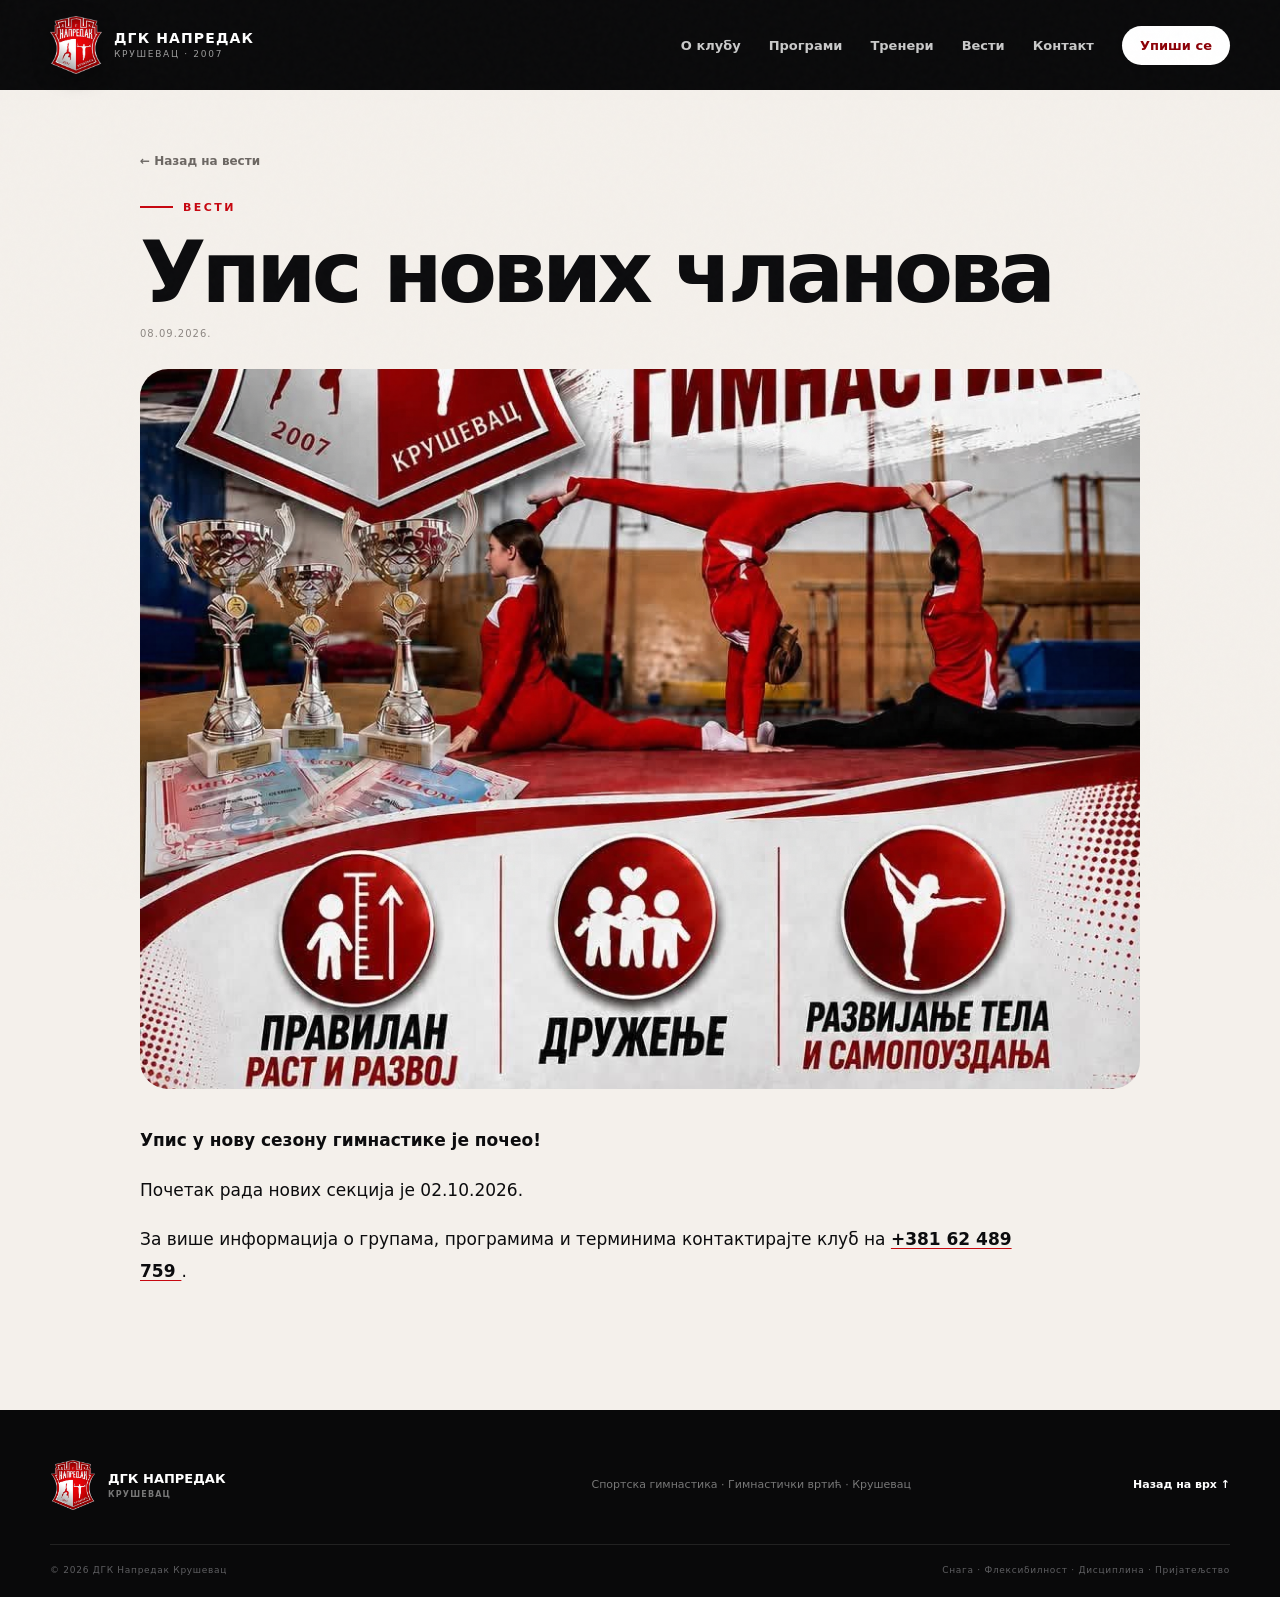
<file: vest-upis-novih-clanova.html>
<!doctype html>
<html lang="sr-Cyrl">
 <head>
  <meta charset="utf-8"/>
  <meta content="width=device-width, initial-scale=1" name="viewport"/>
  <meta content="#8e0000" name="theme-color"/>
  <title>
   Упис нових чланова — ДГК Напредак
  </title>
  <link href="style.css" rel="stylesheet"/>
 </head>
 <body class="inner-page">
  <div aria-hidden="true" class="noise">
  </div>
  <header class="site-header wp-light scrolled" id="top">
   <div class="container nav-wrap">
    <a class="brand" href="index.html">
     <img alt="ДГК Напредак" src="assets/logo-napredak.png"/>
     <span>
      <strong>
       ДГК НАПРЕДАК
      </strong>
      <small>
       КРУШЕВАЦ · 2007
      </small>
     </span>
    </a>
    <button aria-expanded="false" aria-label="Отвори мени" class="menu-toggle">
     <span>
     </span>
     <span>
     </span>
     <span>
     </span>
    </button>
    <nav class="main-nav">
     <a href="index.html#o-klubu">
      О клубу
     </a>
     <a href="index.html#programi">
      Програми
     </a>
     <a href="treneri.html">
      Тренери
     </a>
     <a href="vesti.html">
      Вести
     </a>
     <a href="index.html#kontakt">
      Контакт
     </a>
     <a class="nav-cta" href="index.html#upis">
      Упиши се
     </a>
    </nav>
   </div>
  </header>
  <main class="wp-content-wrap">
   <div class="container article-container">
    <a class="back-link" href="vesti.html">
     ← Назад на вести
    </a>
    <article>
     <span class="eyebrow red">
      ВЕСТИ
     </span>
     <h1>
      Упис нових чланова
     </h1>
     <div class="single-meta">
      08.09.2026.
     </div>
     <img alt="Упис нових чланова" class="single-hero-image" src="assets/skola-gimnastike.jpg"/>
     <div class="entry-content">
      <p>
       <strong>
        Упис у нову сезону гимнастике је почео!
       </strong>
      </p>
      <p>
       Почетак рада нових секција је 02.10.2026.
      </p>
      <p>
       За више информација о групама, програмима и терминима контактирајте клуб на
       <a href="tel:+38162489759">
        <strong>
         +381 62 489 759
        </strong>
       </a>
       .
      </p>
     </div>
    </article>
   </div>
  </main>
  <footer class="footer">
   <div class="container footer-grid">
    <a class="footer-brand" href="index.html">
     <img alt="" src="assets/logo-napredak.png"/>
     <span>
      ДГК НАПРЕДАК
      <small>
       КРУШЕВАЦ
      </small>
     </span>
    </a>
    <p>
     Спортска гимнастика · Гимнастички вртић · Крушевац
    </p>
    <a href="#top">
     Назад на врх ↑
    </a>
   </div>
   <div class="container footer-bottom">
    <span>
     ©
     <span id="year">
     </span>
     ДГК Напредак Крушевац
    </span>
    <span>
     Снага · Флексибилност · Дисциплина · Пријатељство
    </span>
   </div>
  </footer>
  <script src="script.js">
  </script>
 </body>
</html>
</file>
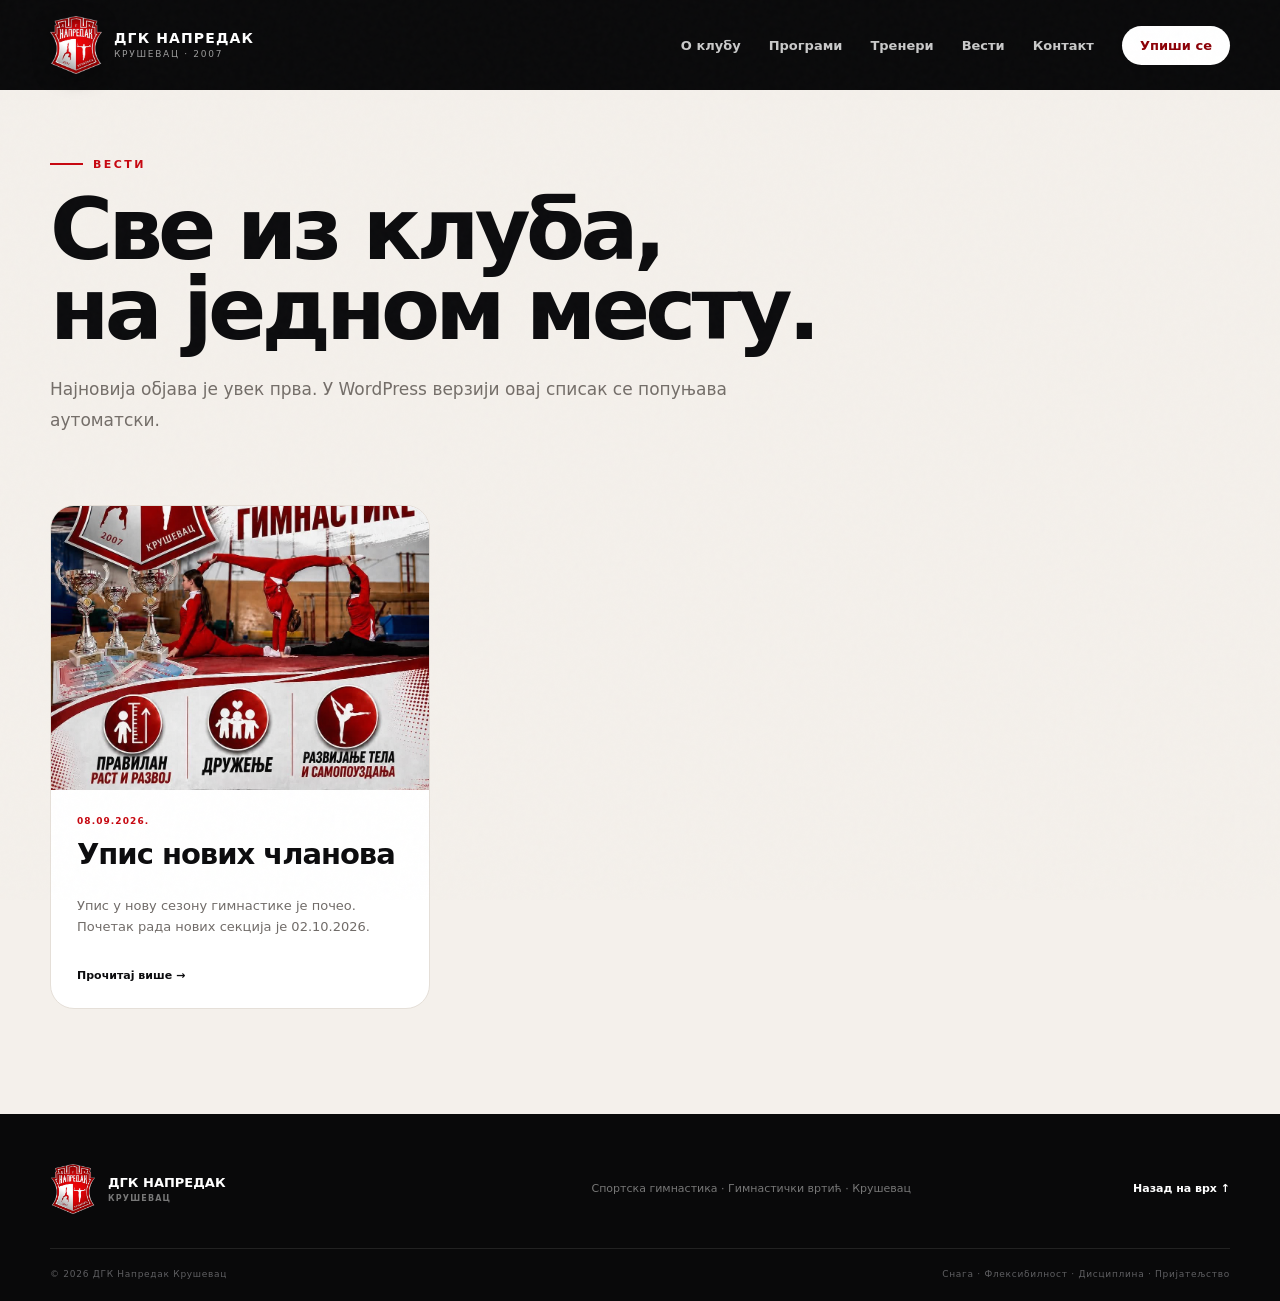
<file: vesti.html>
<!doctype html>
<html lang="sr-Cyrl">
 <head>
  <meta charset="utf-8"/>
  <meta content="width=device-width, initial-scale=1" name="viewport"/>
  <meta content="#8e0000" name="theme-color"/>
  <title>
   Вести — ДГК Напредак Крушевац
  </title>
  <link href="style.css" rel="stylesheet"/>
 </head>
 <body class="inner-page">
  <div aria-hidden="true" class="noise">
  </div>
  <header class="site-header wp-light scrolled" id="top">
   <div class="container nav-wrap">
    <a class="brand" href="index.html">
     <img alt="ДГК Напредак" src="assets/logo-napredak.png"/>
     <span>
      <strong>
       ДГК НАПРЕДАК
      </strong>
      <small>
       КРУШЕВАЦ · 2007
      </small>
     </span>
    </a>
    <button aria-expanded="false" aria-label="Отвори мени" class="menu-toggle">
     <span>
     </span>
     <span>
     </span>
     <span>
     </span>
    </button>
    <nav class="main-nav">
     <a href="index.html#o-klubu">
      О клубу
     </a>
     <a href="index.html#programi">
      Програми
     </a>
     <a href="treneri.html">
      Тренери
     </a>
     <a href="vesti.html">
      Вести
     </a>
     <a href="index.html#kontakt">
      Контакт
     </a>
     <a class="nav-cta" href="index.html#upis">
      Упиши се
     </a>
    </nav>
   </div>
  </header>
  <main class="wp-content-wrap">
   <div class="container">
    <div class="inner-hero reveal">
     <span class="eyebrow red">
      ВЕСТИ
     </span>
     <h1>
      Све из клуба,
      <br/>
      на једном месту.
     </h1>
     <p>
      Најновија објава је увек прва. У WordPress верзији овај списак се попуњава аутоматски.
     </p>
    </div>
    <div class="post-grid">
     <article class="post-card reveal">
      <a class="thumb" href="vest-upis-novih-clanova.html">
       <img alt="Упис нових чланова" src="assets/skola-gimnastike.jpg"/>
      </a>
      <div class="post-card-body">
       <small>
        08.09.2026.
       </small>
       <h2>
        Упис нових чланова
       </h2>
       <p>
        Упис у нову сезону гимнастике је почео. Почетак рада нових секција је 02.10.2026.
       </p>
       <a href="vest-upis-novih-clanova.html">
        Прочитај више →
       </a>
      </div>
     </article>
    </div>
   </div>
  </main>
  <footer class="footer">
   <div class="container footer-grid">
    <a class="footer-brand" href="index.html">
     <img alt="" src="assets/logo-napredak.png"/>
     <span>
      ДГК НАПРЕДАК
      <small>
       КРУШЕВАЦ
      </small>
     </span>
    </a>
    <p>
     Спортска гимнастика · Гимнастички вртић · Крушевац
    </p>
    <a href="#top">
     Назад на врх ↑
    </a>
   </div>
   <div class="container footer-bottom">
    <span>
     ©
     <span id="year">
     </span>
     ДГК Напредак Крушевац
    </span>
    <span>
     Снага · Флексибилност · Дисциплина · Пријатељство
    </span>
   </div>
  </footer>
  <script src="script.js">
  </script>
 </body>
</html>
</file>
<file: style.css>
:root {
  --red:#c70710;
  --red-dark:#820006;
  --red-deep:#4d0004;
  --ink:#0c0c0e;
  --paper:#f5f2ed;
  --white:#fff;
  --muted:#aaa7a2;
  --line:rgba(255,255,255,.15);
  --radius:26px;
  --shadow:0 30px 70px rgba(0,0,0,.22)
}

* {
  box-sizing:border-box
}

html {
  scroll-behavior:smooth
}

body {
  margin:0;
  background:var(--paper);
  color:var(--ink);
  font-family:Inter,ui-sans-serif,system-ui,-apple-system,BlinkMacSystemFont,"Segoe UI",sans-serif;
  overflow-x:hidden
}

a {
  color:inherit;
  text-decoration:none
}

img {
  display:block;
  max-width:100%
}

.container {
  width:min(1180px,calc(100% - 40px));
  margin:auto
}

.noise {
  position:fixed;
  inset:0;
  opacity:.03;
  pointer-events:none;
  z-index:100;
  background-image:url("data:image/svg+xml,%3Csvg viewBox='0 0 160 160' xmlns='http://www.w3.org/2000/svg'%3E%3Cfilter id='n'%3E%3CfeTurbulence type='fractalNoise' baseFrequency='.95' numOctaves='4' stitchTiles='stitch'/%3E%3C/filter%3E%3Crect width='100%25' height='100%25' filter='url(%23n)' opacity='.65'/%3E%3C/svg%3E")
}

.site-header {
  position:fixed;
  z-index:50;
  top:0;
  left:0;
  right:0;
  padding:16px 0;
  transition:.3s
}

.site-header.scrolled {
  background:rgba(8,8,9,.9);
  backdrop-filter:blur(14px);
  box-shadow:0 10px 40px rgba(0,0,0,.2);
  padding:9px 0
}

.nav-wrap {
  display:flex;
  align-items:center;
  justify-content:space-between;
  gap:30px
}

.brand {
  display:flex;
  align-items:center;
  gap:12px;
  color:#fff
}

.brand img {
  height:58px;
  width:52px;
  object-fit:contain;
  filter:drop-shadow(0 5px 10px rgba(0,0,0,.35))
}

.brand span {
  display:grid;
  line-height:1
}

.brand strong {
  font-size:14px;
  letter-spacing:.08em
}

.brand small {
  font-size:9px;
  opacity:.6;
  letter-spacing:.19em;
  margin-top:5px
}

.main-nav {
  display:flex;
  align-items:center;
  gap:28px;
  color:#fff;
  font-size:13px;
  font-weight:750
}

.main-nav>a:not(.nav-cta) {
  opacity:.78;
  transition:.2s
}

.main-nav>a:not(.nav-cta):hover {
  opacity:1
}

.nav-cta {
  background:#fff;
  color:#8c0007;
  padding:12px 18px;
  border-radius:999px
}

.menu-toggle {
  display:none;
  background:none;
  border:0;
  padding:8px
}

.menu-toggle span {
  display:block;
  width:24px;
  height:2px;
  background:#fff;
  margin:5px 0
}

.hero {
  min-height:850px;
  position:relative;
  display:flex;
  align-items:center;
  color:#fff;
  background:radial-gradient(circle at 78% 25%,rgba(229,0,12,.26),transparent 32%),linear-gradient(135deg,#09090a 0%,#250003 48%,#6a0006 100%);
  overflow:hidden;
  padding:125px 0 72px
}

.hero:before {
  content:"";
  position:absolute;
  inset:auto -10% -30% 25%;
  height:55%;
  background:linear-gradient(110deg,transparent,rgba(255,255,255,.05),transparent);
  transform:skewY(-10deg)
}

.hero-orbit {
  position:absolute;
  border:1px solid rgba(255,255,255,.07);
  border-radius:50%
}

.hero-orbit-one {
  width:720px;
  height:720px;
  right:-160px;
  top:-120px
}

.hero-orbit-two {
  width:470px;
  height:470px;
  right:-25px;
  top:5px
}

.hero-grid {
  display:grid;
  grid-template-columns:1.03fr .82fr;
  gap:80px;
  align-items:center;
  position:relative;
  z-index:2
}

.eyebrow {
  display:inline-flex;
  align-items:center;
  gap:10px;
  color:#fff;
  font-size:11px;
  letter-spacing:.22em;
  font-weight:850
}

.eyebrow:before {
  content:"";
  width:33px;
  height:2px;
  background:currentColor
}

.eyebrow.red {
  color:var(--red)
}

.hero h1 {
  font-size:clamp(58px,7vw,98px);
  line-height:.9;
  letter-spacing:-.055em;
  margin:24px 0 30px;
  max-width:780px
}

.hero h1 em {
  font-style:normal;
  color:#f20a17;
  text-shadow:0 0 30px rgba(242,10,23,.18)
}

.hero-copy>p {
  max-width:650px;
  font-size:18px;
  line-height:1.7;
  color:#d9d3d3
}

.hero-actions {
  display:flex;
  gap:12px;
  margin:34px 0 46px
}

.btn {
  display:inline-flex;
  align-items:center;
  justify-content:center;
  padding:15px 23px;
  border-radius:999px;
  font-weight:850;
  font-size:13px;
  transition:.25s;
  border:1px solid transparent
}

.btn:hover {
  transform:translateY(-2px)
}

.btn-primary {
  background:var(--red);
  color:#fff;
  box-shadow:0 13px 36px rgba(199,7,16,.28)
}

.btn-ghost {
  border-color:rgba(255,255,255,.3);
  color:#fff;
  background:rgba(255,255,255,.03)
}

.btn-dark {
  background:#111;
  color:#fff
}

.btn-white {
  background:#fff;
  color:#8a0006
}

.hero-metrics {
  display:grid;
  grid-template-columns:repeat(3,1fr);
  max-width:600px;
  border-top:1px solid rgba(255,255,255,.16);
  padding-top:22px
}

.hero-metrics>div {
  display:grid;
  gap:4px
}

.hero-metrics b {
  font-size:26px
}

.hero-metrics span {
  font-size:10px;
  letter-spacing:.08em;
  color:#aeadad;
  text-transform:uppercase
}

.hero-visual {
  position:relative;
  display:flex;
  justify-content:center
}

.poster-frame {
  position:relative;
  width:min(420px,100%);
  padding:10px;
  border:1px solid rgba(255,255,255,.2);
  border-radius:30px;
  background:rgba(255,255,255,.08);
  backdrop-filter:blur(6px);
  box-shadow:0 45px 90px rgba(0,0,0,.45);
  transform:rotate(2deg)
}

.poster-frame img {
  width:100%;
  aspect-ratio:2/3;
  object-fit:cover;
  border-radius:21px
}

.poster-frame:after {
  content:"";
  position:absolute;
  inset:25px -18px -20px 30px;
  border:2px solid rgba(221,0,13,.6);
  border-radius:30px;
  z-index:-1
}

.poster-badge {
  position:absolute;
  top:28px;
  right:-24px;
  z-index:2;
  background:#fff;
  color:#8e0007;
  font-size:11px;
  font-weight:900;
  letter-spacing:.14em;
  padding:12px 16px;
  box-shadow:0 15px 35px rgba(0,0,0,.3);
  transform:rotate(4deg)
}

.floating-card {
  position:absolute;
  left:-35px;
  bottom:45px;
  display:flex;
  gap:12px;
  align-items:center;
  padding:14px 18px;
  border-radius:17px;
  background:rgba(8,8,9,.9);
  border:1px solid rgba(255,255,255,.16);
  box-shadow:0 20px 40px rgba(0,0,0,.35)
}

.floating-card>span {
  display:grid;
  place-items:center;
  width:38px;
  height:38px;
  background:var(--red);
  border-radius:50%
}

.floating-card div {
  display:grid
}

.floating-card small {
  font-size:9px;
  color:#aaa
}

.floating-card strong {
  font-size:14px
}

.scroll-cue {
  position:absolute;
  left:28px;
  bottom:38px;
  display:flex;
  flex-direction:column;
  gap:8px;
  align-items:center;
  font-size:9px;
  letter-spacing:.22em;
  color:#a7a2a2
}

.scroll-cue span {
  width:1px;
  height:35px;
  background:linear-gradient(#fff,transparent)
}

.values-strip {
  background:#fff;
  border-bottom:1px solid #e3ded8
}

.values-grid {
  display:grid;
  grid-template-columns:repeat(4,1fr)
}

.values-grid div {
  display:flex;
  gap:16px;
  align-items:center;
  padding:25px 20px;
  border-right:1px solid #e5e0da
}

.values-grid div:last-child {
  border-right:0
}

.values-grid span {
  font-size:10px;
  color:var(--red);
  font-weight:900
}

.values-grid strong {
  font-size:12px;
  line-height:1.3;
  text-transform:uppercase;
  letter-spacing:.03em
}

.section {
  padding:112px 0
}

.section-head {
  display:flex;
  justify-content:space-between;
  gap:60px;
  align-items:flex-end;
  margin-bottom:48px
}

.section-head h2,.news-top h2 {
  font-size:clamp(40px,5vw,68px);
  line-height:.98;
  letter-spacing:-.05em;
  margin:18px 0 0
}

.section-head>p {
  max-width:390px;
  color:#686462;
  line-height:1.7
}

.program-grid {
  display:grid;
  grid-template-columns:repeat(3,1fr);
  gap:18px
}

.program-card {
  position:relative;
  min-height:390px;
  padding:34px;
  border-radius:var(--radius);
  background:#fff;
  border:1px solid #e5dfd8;
  display:flex;
  flex-direction:column;
  overflow:hidden;
  transition:.3s
}

.program-card:hover {
  transform:translateY(-7px);
  box-shadow:var(--shadow)
}

.program-card.featured {
  background:linear-gradient(145deg,#a70008,#d40812);
  color:#fff;
  border-color:transparent
}

.program-card.featured:after {
  content:"";
  position:absolute;
  width:250px;
  height:250px;
  border:1px solid rgba(255,255,255,.16);
  border-radius:50%;
  right:-80px;
  bottom:-80px
}

.program-icon {
  width:55px;
  height:55px;
  border-radius:18px;
  background:#f2ede8;
  display:grid;
  place-items:center;
  font-size:26px;
  color:var(--red)
}

.featured .program-icon {
  background:rgba(255,255,255,.15);
  color:#fff
}

.card-no {
  position:absolute;
  right:30px;
  top:30px;
  font-size:12px;
  color:#aaa
}

.featured .card-no {
  color:#ffc5c8
}

.program-card h3 {
  font-size:30px;
  line-height:1.05;
  margin:70px 0 15px;
  letter-spacing:-.03em
}

.program-card p {
  font-size:14px;
  line-height:1.7;
  color:#6e6966
}

.featured p {
  color:#f8d9db
}

.program-card a {
  margin-top:auto;
  font-size:12px;
  font-weight:850;
  display:flex;
  justify-content:space-between;
  border-top:1px solid #ece7e1;
  padding-top:20px
}

.featured a {
  border-color:rgba(255,255,255,.2)
}

.about {
  background:#111;
  color:#fff;
  position:relative;
  overflow:hidden
}

.about:after {
  content:"НАПРЕДАК";
  position:absolute;
  right:-3%;
  bottom:-4%;
  font-size:13vw;
  font-weight:950;
  letter-spacing:-.08em;
  color:rgba(255,255,255,.02);
  white-space:nowrap
}

.about-grid {
  display:grid;
  grid-template-columns:.9fr 1.1fr;
  gap:90px;
  align-items:center
}

.crest-stage {
  position:relative;
  min-height:560px;
  border-radius:42px;
  background:radial-gradient(circle at 50% 46%,#980008 0%,#370003 48%,#111 75%);
  display:grid;
  place-items:center;
  border:1px solid rgba(255,255,255,.1);
  overflow:hidden
}

.crest-stage:before {
  content:"";
  position:absolute;
  width:390px;
  height:390px;
  border:1px solid rgba(255,255,255,.11);
  border-radius:50%
}

.crest-stage img {
  width:62%;
  filter:drop-shadow(0 30px 35px rgba(0,0,0,.45));
  z-index:2
}

.year-ring {
  position:absolute;
  z-index:3;
  right:30px;
  bottom:30px;
  width:105px;
  height:105px;
  border-radius:50%;
  background:#fff;
  color:#850006;
  display:grid;
  place-items:center;
  text-align:center;
  align-content:center;
  font-size:9px;
  letter-spacing:.15em;
  box-shadow:0 12px 30px rgba(0,0,0,.3)
}

.year-ring b {
  font-size:22px;
  letter-spacing:0
}

.about-copy h2 {
  font-size:clamp(42px,5vw,70px);
  line-height:1;
  letter-spacing:-.05em;
  margin:20px 0 30px
}

.about-copy p {
  font-size:16px;
  line-height:1.82;
  color:#c2bdbd;
  max-width:650px
}

.text-link {
  display:inline-flex;
  gap:28px;
  align-items:center;
  margin-top:25px;
  font-weight:850;
  font-size:13px;
  border-bottom:1px solid #555;
  padding-bottom:9px
}

.text-link span {
  color:var(--red)
}

.coaches {
  background:#780005;
  color:#fff
}

.section-head.light>p {
  color:#edcbcd
}

.coach-grid {
  display:grid;
  grid-template-columns:repeat(3,1fr);
  gap:18px
}

.coach-card {
  min-height:455px;
  background:#111;
  border-radius:var(--radius);
  overflow:hidden;
  display:flex;
  flex-direction:column;
  border:1px solid rgba(255,255,255,.1);
  transition:.3s
}

.coach-card:hover {
  transform:translateY(-6px)
}

.coach-monogram {
  height:205px;
  display:grid;
  place-items:center;
  font-size:78px;
  font-weight:950;
  letter-spacing:-.08em;
  color:rgba(255,255,255,.9);
  background:radial-gradient(circle at 50% 30%,#ca0711,#5f0005 75%);
  position:relative
}

.coach-monogram:after {
  content:"";
  position:absolute;
  inset:22px;
  border:1px solid rgba(255,255,255,.14);
  border-radius:50%
}

.coach-content {
  padding:27px
}

.coach-content small {
  font-size:8px;
  letter-spacing:.14em;
  color:#e36e74;
  font-weight:850
}

.coach-content h3 {
  font-size:26px;
  margin:13px 0 12px
}

.coach-content p {
  font-size:13px;
  line-height:1.65;
  color:#b7b2b2
}

.news {
  background:#f6f3ef
}

.news-top {
  display:flex;
  justify-content:space-between;
  align-items:end;
  margin-bottom:45px
}

.news-layout {
  display:grid;
  grid-template-columns:1.45fr .55fr;
  gap:20px
}

.news-feature {
  display:grid;
  grid-template-columns:.92fr 1.08fr;
  min-height:500px;
  background:#fff;
  border-radius:var(--radius);
  overflow:hidden;
  border:1px solid #e4ded7
}

.news-image {
  position:relative;
  min-height:500px;
  background:#800006;
  overflow:hidden
}

.news-image img {
  width:100%;
  height:100%;
  object-fit:cover
}

.news-image:after {
  content:"";
  position:absolute;
  inset:0;
  background:linear-gradient(transparent 55%,rgba(0,0,0,.45))
}

.news-image span {
  position:absolute;
  z-index:2;
  left:20px;
  bottom:20px;
  background:#fff;
  color:#850006;
  border-radius:999px;
  padding:9px 12px;
  font-size:10px;
  font-weight:900
}

.news-body {
  padding:48px;
  display:flex;
  flex-direction:column;
  justify-content:center
}

.news-body small {
  font-size:9px;
  font-weight:900;
  letter-spacing:.16em;
  color:var(--red)
}

.news-body h3 {
  font-size:44px;
  line-height:1.02;
  letter-spacing:-.045em;
  margin:16px 0
}

.news-body p {
  color:#6d6865;
  line-height:1.7
}

.news-body a {
  font-size:12px;
  font-weight:900;
  margin-top:24px
}

.news-cms-note {
  padding:35px;
  background:#111;
  color:#fff;
  border-radius:var(--radius);
  display:flex;
  flex-direction:column;
  justify-content:center
}

.cms-pill {
  align-self:flex-start;
  background:#232325;
  color:#ef5259;
  padding:8px 11px;
  border-radius:999px;
  font-size:9px;
  font-weight:900;
  letter-spacing:.12em
}

.news-cms-note h3 {
  font-size:29px;
  line-height:1.1;
  margin:22px 0 15px
}

.news-cms-note p {
  color:#b5b1b1;
  font-size:13px;
  line-height:1.65
}

.cms-flow {
  display:flex;
  flex-wrap:wrap;
  gap:6px;
  align-items:center;
  margin-top:22px
}

.cms-flow span,.cms-flow strong {
  padding:8px 9px;
  background:#222;
  border-radius:8px;
  font-size:9px
}

.cms-flow strong {
  background:var(--red)
}

.cms-flow i {
  font-style:normal;
  color:#666
}

.signup {
  background:#ece6df
}

.signup-card {
  background:linear-gradient(110deg,#890006,#d30812);
  color:#fff;
  border-radius:38px;
  min-height:365px;
  padding:55px 65px;
  display:grid;
  grid-template-columns:1fr .75fr;
  gap:60px;
  align-items:center;
  position:relative;
  overflow:hidden;
  box-shadow:0 30px 70px rgba(112,0,5,.2)
}

.signup-card:after {
  content:"";
  position:absolute;
  width:380px;
  height:380px;
  border:1px solid rgba(255,255,255,.12);
  border-radius:50%;
  right:-150px;
  top:-130px
}

.signup-copy h2 {
  font-size:66px;
  line-height:.94;
  letter-spacing:-.05em;
  margin:20px 0
}

.signup-copy p {
  color:#ffd8da;
  max-width:550px;
  line-height:1.7
}

.signup-actions {
  display:grid;
  gap:15px;
  position:relative;
  z-index:2
}

.contact-big {
  display:grid;
  padding-bottom:20px;
  border-bottom:1px solid rgba(255,255,255,.25)
}

.contact-big small {
  font-size:9px;
  letter-spacing:.16em;
  color:#ffc2c5
}

.contact-big strong {
  font-size:32px;
  margin-top:6px
}

.contact-band {
  background:#fff;
  border-top:1px solid #e4ded8
}

.contact-grid {
  display:grid;
  grid-template-columns:repeat(3,1fr)
}

.contact-grid>div {
  padding:28px;
  border-right:1px solid #eee8e2;
  display:grid;
  gap:5px
}

.contact-grid>div:first-child {
  padding-left:0
}

.contact-grid>div:last-child {
  border-right:0
}

.contact-grid span {
  font-size:8px;
  color:#999;
  letter-spacing:.15em;
  font-weight:850
}

.contact-grid strong {
  font-size:14px
}

.footer {
  background:#09090a;
  color:#fff;
  padding:50px 0 22px
}

.footer-grid {
  display:grid;
  grid-template-columns:1fr 1fr auto;
  align-items:center;
  gap:30px
}

.footer-brand {
  display:flex;
  align-items:center;
  gap:12px
}

.footer-brand img {
  width:46px;
  height:50px;
  object-fit:contain
}

.footer-brand span {
  font-size:13px;
  font-weight:900;
  display:grid
}

.footer-brand small {
  font-size:8px;
  letter-spacing:.15em;
  color:#777;
  margin-top:4px
}

.footer-grid p {
  font-size:11px;
  color:#777
}

.footer-grid>a:last-child {
  font-size:11px;
  font-weight:800
}

.footer-bottom {
  border-top:1px solid #222;
  margin-top:34px;
  padding-top:20px;
  display:flex;
  justify-content:space-between;
  color:#5f5f62;
  font-size:9px;
  letter-spacing:.08em
}

.reveal {
  opacity:0;
  transform:translateY(22px);
  transition:opacity .7s ease,transform .7s ease
}

.reveal.visible {
  opacity:1;
  transform:none
}

.delay-1 {
  transition-delay:.1s
}

.delay-2 {
  transition-delay:.2s
}

@media (max-width:980px) {
  .main-nav {
    position:fixed;
    inset:0 0 0 28%;
    background:#0b0b0c;
    padding:110px 35px 35px;
    display:flex;
    flex-direction:column;
    align-items:flex-start;
    gap:26px;
    transform:translateX(100%);
    transition:.3s;
    box-shadow:-20px 0 70px rgba(0,0,0,.5)
  }

  .main-nav.open {
    transform:none
  }

  .menu-toggle {
    display:block;
    position:relative;
    z-index:2
  }

  .hero-grid,.about-grid,.news-layout,.signup-card {
    grid-template-columns:1fr
  }

  .hero {
    padding-top:140px
  }

  .hero-visual {
    margin-top:20px
  }

  .poster-frame {
    width:360px
  }

  .hero-metrics {
    max-width:none
  }

  .values-grid {
    grid-template-columns:repeat(2,1fr)
  }

  .program-grid,.coach-grid {
    grid-template-columns:1fr
  }

  .program-card {
    min-height:320px
  }

  .about-grid {
    gap:55px
  }

  .crest-stage {
    min-height:470px
  }

  .news-feature {
    grid-template-columns:1fr
  }

  .news-image {
    min-height:410px
  }

  .signup-card {
    gap:20px
  }

  .footer-grid {
    grid-template-columns:1fr
  }

  .section-head {
    align-items:flex-start;
    flex-direction:column
  }

  .section-head>p {
    max-width:650px
  }

}

@media (max-width:640px) {
  .container {
    width:min(100% - 28px,1180px)
  }

  .brand img {
    height:48px
  }

  .brand span {
    display:none
  }

  .hero {
    min-height:auto;
    padding:120px 0 70px
  }

  .hero h1 {
    font-size:52px
  }

  .hero-copy>p {
    font-size:15px
  }

  .hero-actions {
    flex-direction:column;
    align-items:stretch
  }

  .hero-metrics {
    gap:10px
  }

  .hero-metrics b {
    font-size:21px
  }

  .hero-metrics span {
    font-size:8px
  }

  .hero-visual {
    margin-top:35px
  }

  .poster-frame {
    width:92%
  }

  .floating-card {
    left:-2px;
    bottom:30px
  }

  .scroll-cue {
    display:none
  }

  .values-grid {
    grid-template-columns:1fr
  }

  .values-grid div {
    border-right:0;
    border-bottom:1px solid #eee8e2
  }

  .section {
    padding:78px 0
  }

  .section-head h2,.news-top h2 {
    font-size:42px
  }

  .program-card {
    padding:28px
  }

  .program-card h3 {
    margin-top:52px
  }

  .crest-stage {
    min-height:390px
  }

  .about-copy h2 {
    font-size:43px
  }

  .coach-monogram {
    height:180px
  }

  .news-top {
    align-items:flex-start;
    gap:25px;
    flex-direction:column
  }

  .news-body {
    padding:30px
  }

  .news-body h3 {
    font-size:36px
  }

  .signup-card {
    padding:38px 26px;
    border-radius:28px
  }

  .signup-copy h2 {
    font-size:49px
  }

  .contact-big strong {
    font-size:25px
  }

  .contact-grid {
    grid-template-columns:1fr
  }

  .contact-grid>div {
    padding:18px 0;
    border-right:0;
    border-bottom:1px solid #eee8e2
  }

  .footer-bottom {
    flex-direction:column;
    gap:10px
  }

  .main-nav {
    inset:0 0 0 14%
  }

}

/* V2 — treneri i istaknutije vesti */
.coach-card {
  color:#fff
}

.coach-photo {
  height:255px;
  background:#2a0003;
  overflow:hidden;
  position:relative
}

.coach-photo:after {
  content:"";
  position:absolute;
  inset:0;
  background:linear-gradient(transparent 58%,rgba(0,0,0,.55))
}

.coach-photo img {
  width:100%;
  height:100%;
  object-fit:cover;
  object-position:center 23%;
  transition:transform .45s ease
}

.coach-photo-teodora img {
  object-position:center 42%
}

.coach-card:hover .coach-photo img {
  transform:scale(1.035)
}

.coach-content {
  flex:1;
  display:flex;
  flex-direction:column
}

.coach-more {
  display:inline-flex;
  margin-top:auto;
  padding-top:18px;
  font-size:10px;
  font-weight:900;
  letter-spacing:.05em;
  color:#fff
}

.section-action {
  display:flex;
  justify-content:center;
  margin-top:30px
}

.news-intro {
  max-width:680px;
  color:#6f6966;
  line-height:1.75;
  margin:-20px 0 35px
}

.post-grid {
  display:grid;
  grid-template-columns:repeat(3,1fr);
  gap:20px
}

.post-card {
  background:#fff;
  border:1px solid #e5dfd8;
  border-radius:24px;
  overflow:hidden;
  display:flex;
  flex-direction:column;
  min-height:100%;
  transition:transform .3s ease,box-shadow .3s ease
}

.post-card:hover {
  transform:translateY(-6px);
  box-shadow:var(--shadow)
}

.post-card .thumb {
  aspect-ratio:4/3;
  background:#920007;
  overflow:hidden
}

.post-card .thumb img {
  width:100%;
  height:100%;
  object-fit:cover
}

.post-card-body {
  padding:26px;
  display:flex;
  flex-direction:column;
  flex:1
}

.post-card-body small {
  font-size:9px;
  color:var(--red);
  font-weight:900;
  letter-spacing:.12em
}

.post-card-body h2,.post-card-body h3 {
  font-size:29px;
  line-height:1.04;
  letter-spacing:-.035em;
  margin:13px 0
}

.post-card-body p {
  color:#716c69;
  line-height:1.65;
  font-size:13px
}

.post-card-body>a {
  font-size:11px;
  font-weight:900;
  margin-top:auto;
  padding-top:18px
}

.post-card-preview {
  background:#121214;
  color:#fff;
  border-color:#252529
}

.post-card-preview:hover {
  transform:none;
  box-shadow:none
}

.preview-thumb {
  display:grid;
  place-items:center;
  background:radial-gradient(circle at 50% 30%,#c70710,#5a0005)!important;
  position:relative
}

.preview-thumb:before {
  content:"";
  position:absolute;
  inset:28px;
  border:1px solid rgba(255,255,255,.16);
  border-radius:50%
}

.preview-thumb span {
  font-size:62px;
  font-weight:950;
  color:rgba(255,255,255,.93)
}

.post-card-preview .post-card-body p {
  color:#aaa
}

.post-card-preview .post-card-body small {
  color:#ef7379
}

.preview-label {
  font-size:10px;
  font-weight:900;
  color:#fff;
  margin-top:auto;
  padding-top:18px
}

.inner-page {
  background:#f4f0eb
}

.wp-light {
  background:#0a0a0b
}

.wp-content-wrap {
  padding:150px 0 105px;
  min-height:72vh
}

.inner-hero {
  max-width:850px;
  margin-bottom:70px
}

.inner-hero h1,.wp-content-wrap h1 {
  font-size:clamp(50px,7vw,86px);
  line-height:.94;
  letter-spacing:-.055em;
  margin:18px 0 24px
}

.inner-hero p {
  font-size:17px;
  line-height:1.8;
  color:#746e69;
  max-width:690px
}

.trainer-page-wrap {
  background:linear-gradient(#f4f0eb,#ebe5de)
}

.trainer-profile {
  display:grid;
  grid-template-columns:.76fr 1.24fr;
  gap:62px;
  align-items:start;
  background:#fff;
  border:1px solid #e4ddd5;
  border-radius:34px;
  padding:26px;
  margin:0 0 34px;
  box-shadow:0 20px 60px rgba(40,20,20,.06);
  scroll-margin-top:110px
}

.trainer-profile.reverse {
  grid-template-columns:1.24fr .76fr
}

.trainer-profile.reverse .trainer-profile-photo {
  order:2
}

.trainer-profile-photo {
  overflow:hidden;
  border-radius:25px;
  background:#eee;
  min-height:560px;
  position:sticky;
  top:105px
}

.trainer-profile-photo img {
  width:100%;
  height:100%;
  min-height:560px;
  object-fit:cover;
  object-position:center 23%
}

.trainer-profile-photo-teodora img {
  object-position:center 40%
}

.trainer-profile-copy {
  padding:34px 30px 34px 6px
}

.trainer-profile.reverse .trainer-profile-copy {
  padding-left:30px;
  padding-right:6px
}

.trainer-profile-copy small {
  font-size:9px;
  letter-spacing:.14em;
  font-weight:900;
  color:var(--red)
}

.trainer-profile-copy h2 {
  font-size:clamp(38px,4vw,58px);
  line-height:1;
  letter-spacing:-.045em;
  margin:14px 0 18px
}

.trainer-profile-copy p {
  font-size:15px;
  line-height:1.86;
  color:#625d59
}

.trainer-profile-copy .trainer-lead {
  font-size:18px;
  line-height:1.65;
  color:#171719;
  font-weight:650;
  border-left:3px solid var(--red);
  padding-left:18px;
  margin:0 0 26px
}

.trainer-profile-copy strong {
  color:#171719
}

.single-meta {
  font-size:10px;
  color:#8d8783;
  letter-spacing:.1em;
  margin-top:-8px;
  margin-bottom:30px
}

.single-hero-image {
  margin:0 0 35px;
  max-height:720px;
  width:100%;
  object-fit:cover;
  border-radius:28px
}

.entry-content {
  max-width:900px;
  font-size:17px;
  line-height:1.9
}

.entry-content a {
  text-decoration:underline;
  text-decoration-color:#c70710;
  text-underline-offset:3px
}

.article-container {
  max-width:1000px
}

.back-link {
  display:inline-block;
  margin-bottom:25px;
  font-size:12px;
  font-weight:850;
  color:#6c6763
}

@media(max-width:980px) {
  .post-grid {
    grid-template-columns:1fr 1fr
  }

  .trainer-profile,.trainer-profile.reverse {
    grid-template-columns:1fr;
    gap:20px
  }

  .trainer-profile.reverse .trainer-profile-photo {
    order:0
  }

  .trainer-profile-photo {
    position:relative;
    top:auto;
    min-height:450px
  }

  .trainer-profile-photo img {
    min-height:450px
  }

  .trainer-profile-copy,.trainer-profile.reverse .trainer-profile-copy {
    padding:20px
  }

}

@media(max-width:640px) {
  .post-grid {
    grid-template-columns:1fr
  }

  .coach-photo {
    height:230px
  }

  .wp-content-wrap {
    padding-top:125px
  }

  .inner-hero {
    margin-bottom:45px
  }

  .trainer-profile {
    padding:12px;
    border-radius:26px
  }

  .trainer-profile-photo,.trainer-profile-photo img {
    min-height:370px
  }

  .trainer-profile-copy,.trainer-profile.reverse .trainer-profile-copy {
    padding:17px 13px 22px
  }

  .trainer-profile-copy p {
    font-size:14px
  }

  .trainer-profile-copy .trainer-lead {
    font-size:16px
  }

}
</file>
